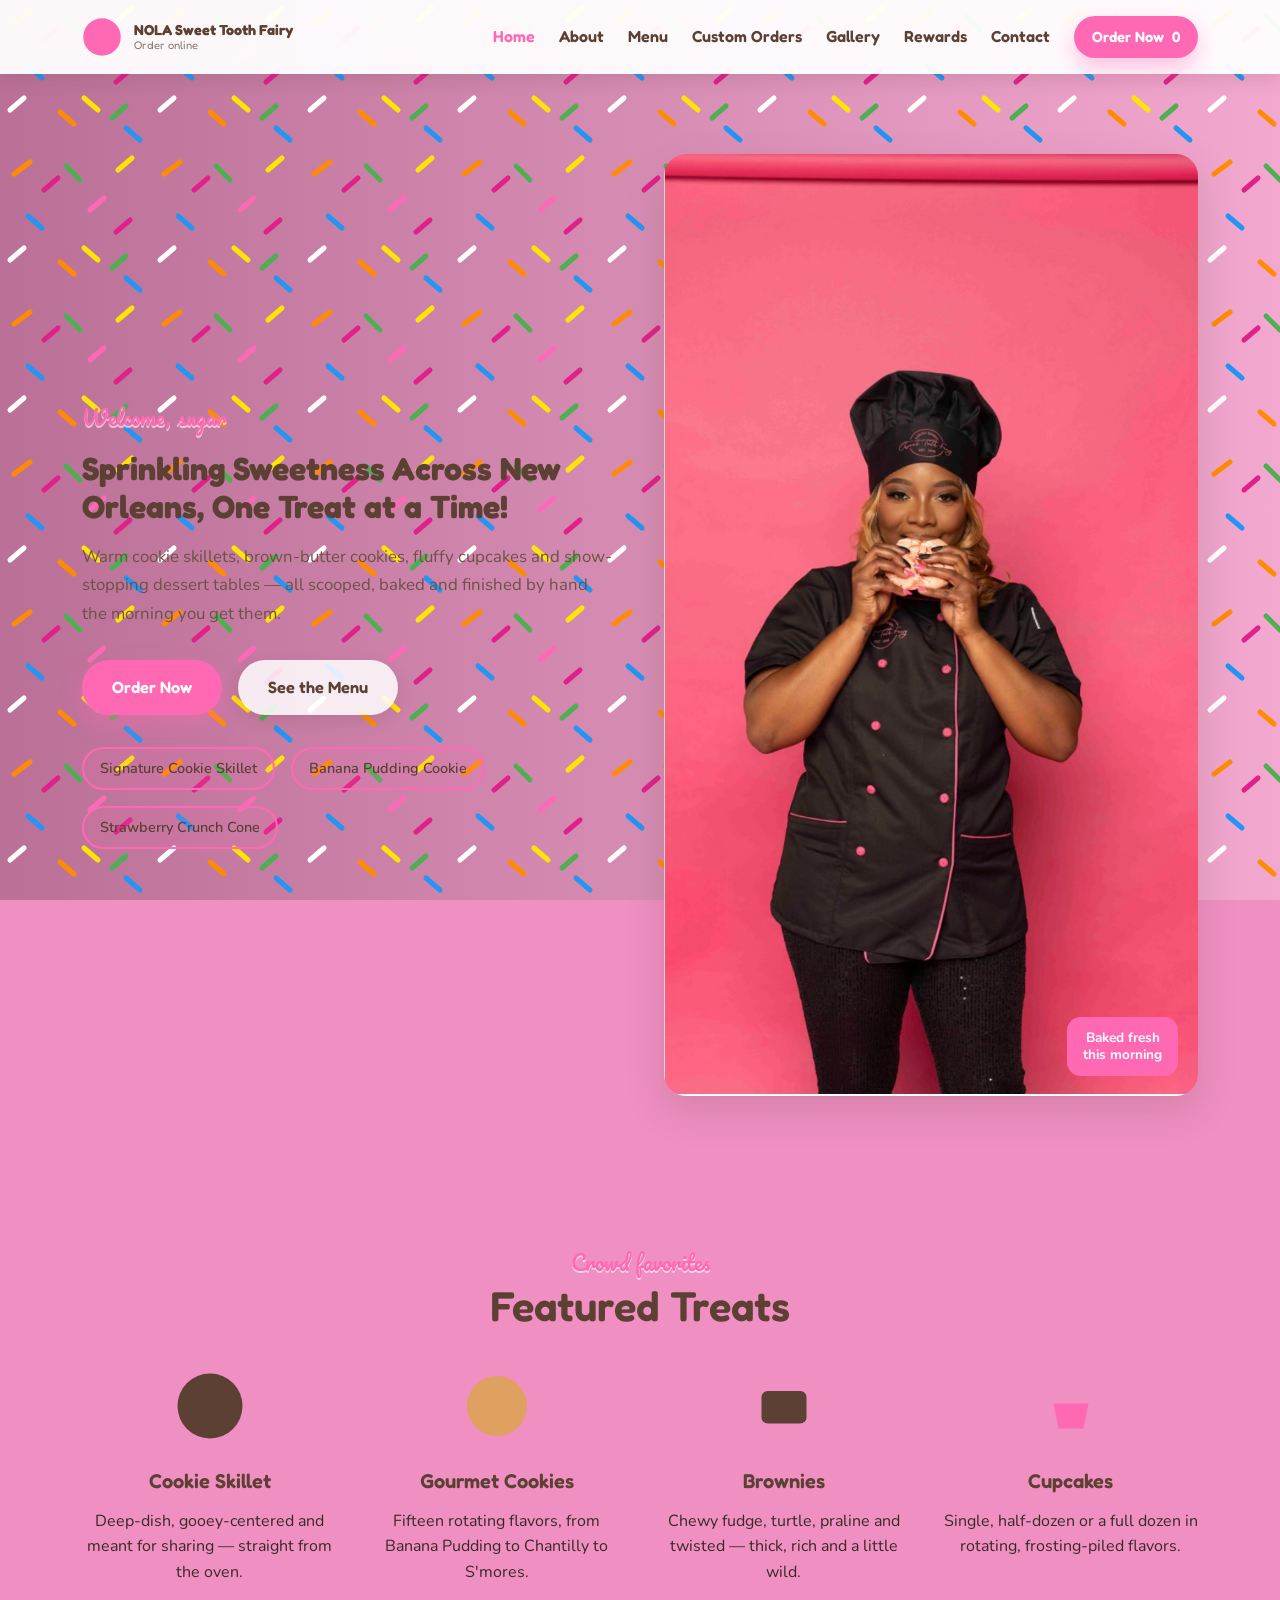
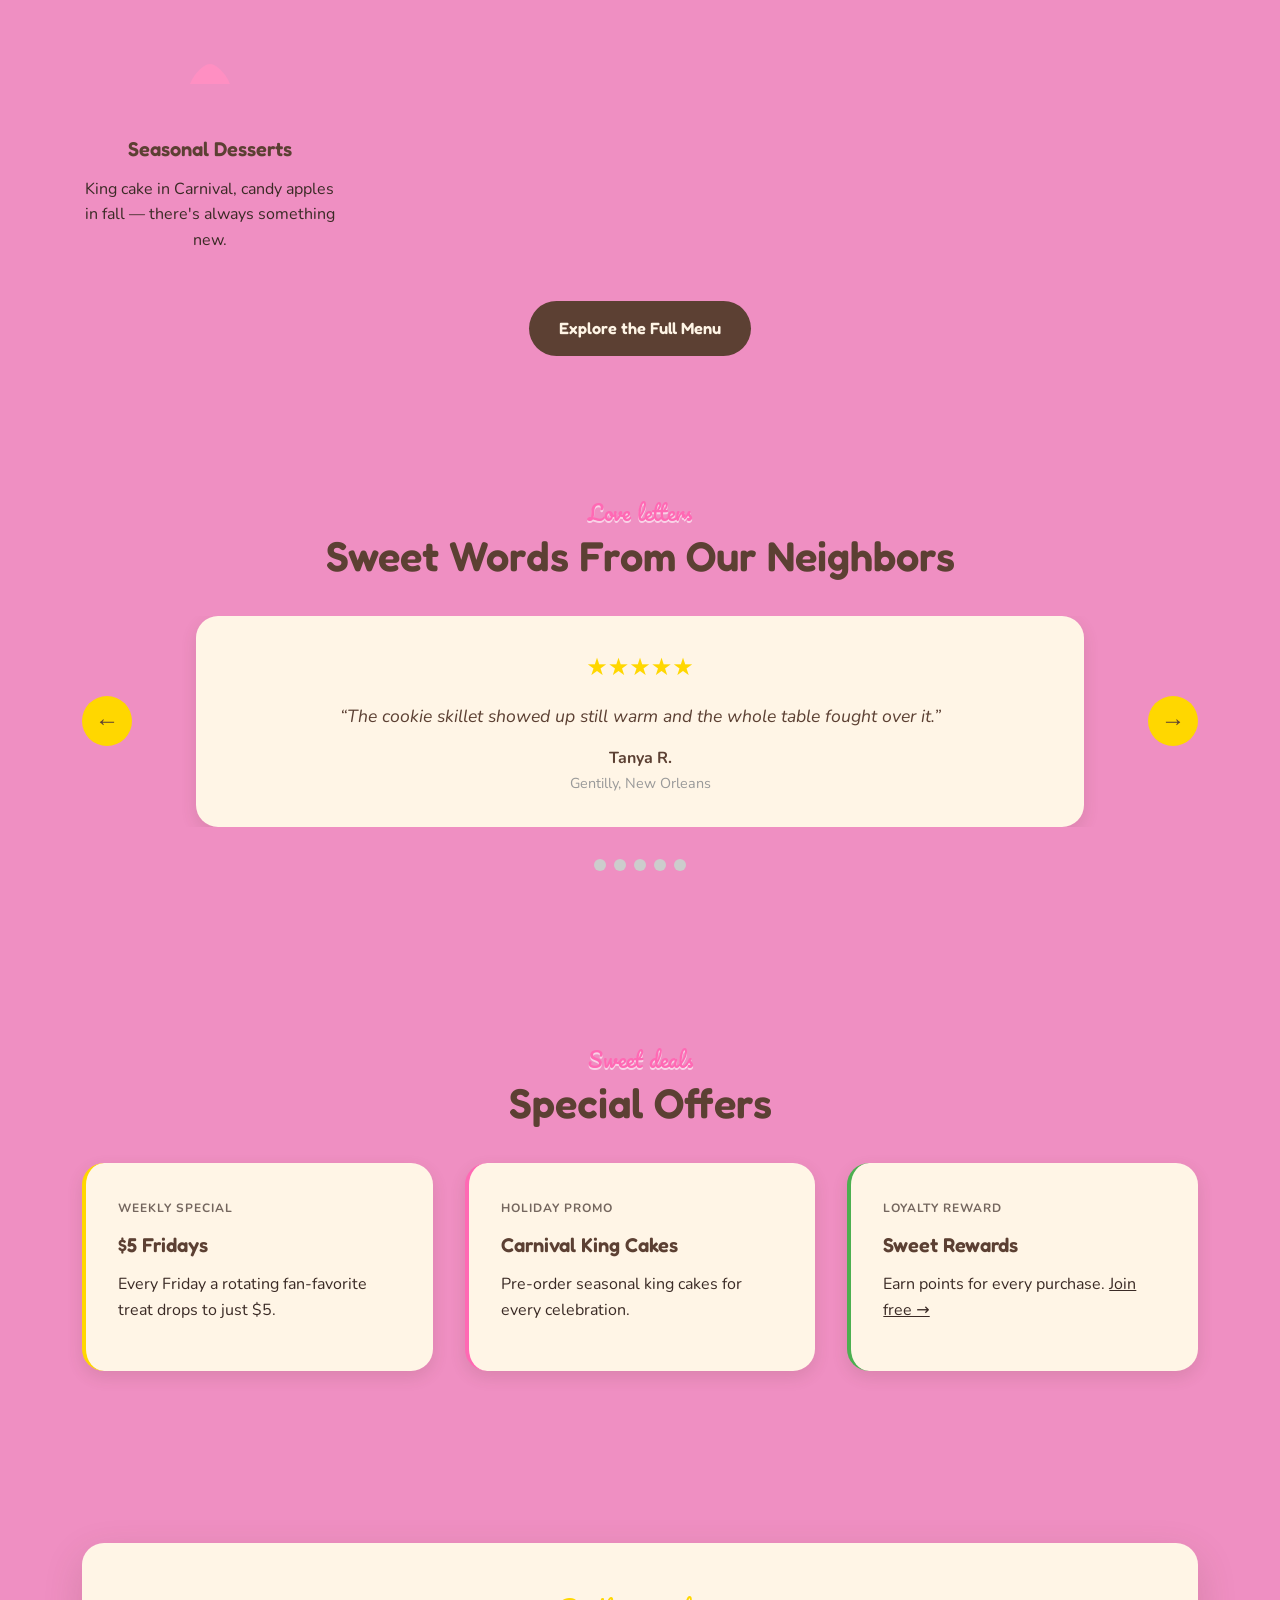
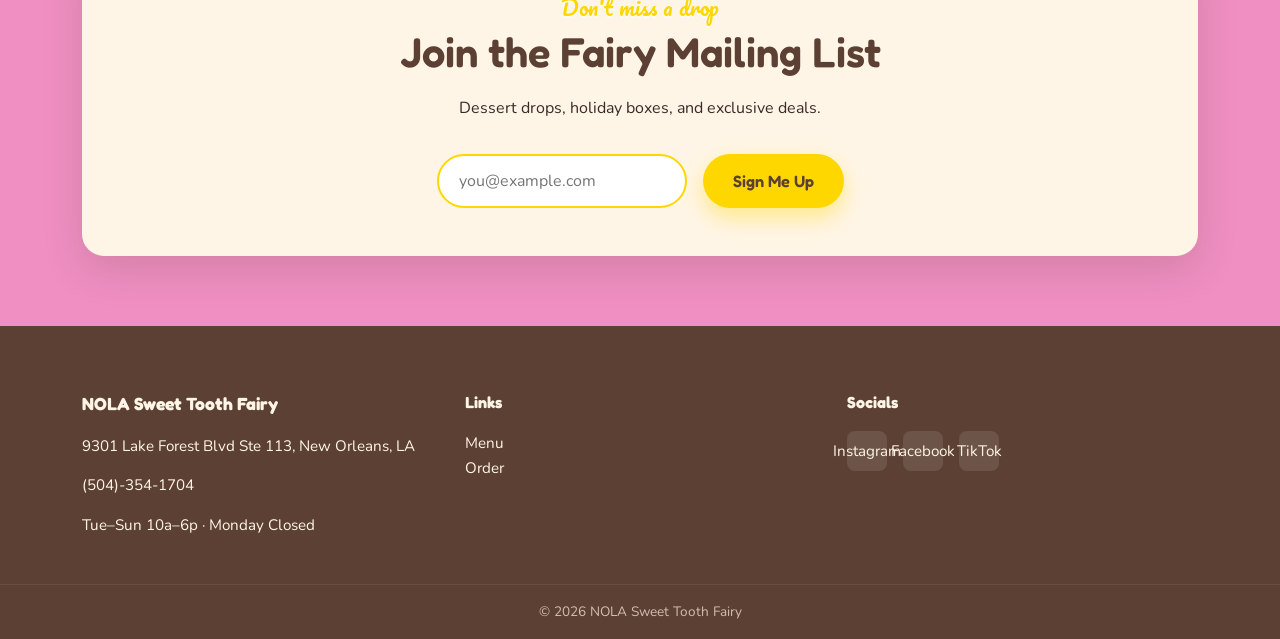
<file: index.html>
<!DOCTYPE html>
<html lang="en">
<head>
  <meta charset="UTF-8" />
  <meta name="viewport" content="width=device-width, initial-scale=1.0" />
  <title>NOLA Sweet Tooth Fairy — Sprinkling Sweetness Across New Orleans</title>
  <meta name="description" content="Handmade gourmet cookies, signature cookie skillets, cupcakes and custom dessert tables in New Orleans. Order online for pickup or delivery." />
  <link rel="stylesheet" href="css/styles.css" />
  <script src="js/site.js" defer></script>
</head>

<body>
  <header data-nav></header>

  <!-- HERO -->
  <section class="hero">
    <div class="wrap hero-grid">
      <div class="hero-copy">
        <div class="eyebrow">Welcome, sugar</div>

        <p class="slogan">
          Sprinkling Sweetness Across New Orleans, One Treat at a Time!
        </p>

        <p class="lede">
          Warm cookie skillets, brown-butter cookies, fluffy cupcakes and show-stopping dessert tables — all scooped, baked and finished by hand the morning you get them.
        </p>

        <div class="hero-cta">
          <a href="order.html" class="btn btn-primary">Order Now</a>
          <a href="menu.html" class="btn btn-ghost">See the Menu</a>
        </div>

        <div class="bestsellers">
          <span class="chip">Signature Cookie Skillet</span>
          <span class="chip">Banana Pudding Cookie</span>
          <span class="chip">Strawberry Crunch Cone</span>
        </div>
      </div>

      <div class="hero-media">
        <img src="assets/media/image0.jpeg" alt="Signature NOLA Sweet Tooth Fairy desserts" loading="lazy" />
        <div class="hero-badge">Baked fresh<br>this morning</div>
      </div>
    </div>
  </section>

  <!-- FEATURED TREATS -->
  <section class="section">
    <div class="wrap">
      <div class="section-title">
        <div class="eyebrow">Crowd favorites</div>
        <h2>Featured Treats</h2>
      </div>

      <div class="treat-grid">
        <div class="treat">
          <svg class="ic" viewBox="0 0 64 64"><circle cx="32" cy="32" r="26" fill="#5c4033"/></svg>
          <h3>Cookie Skillet</h3>
          <p>Deep-dish, gooey-centered and meant for sharing — straight from the oven.</p>
        </div>

        <div class="treat">
          <svg class="ic" viewBox="0 0 64 64"><circle cx="32" cy="32" r="24" fill="#e0a060"/></svg>
          <h3>Gourmet Cookies</h3>
          <p>Fifteen rotating flavors, from Banana Pudding to Chantilly to S'mores.</p>
        </div>

        <div class="treat">
          <svg class="ic" viewBox="0 0 64 64"><rect x="14" y="20" width="36" height="26" rx="5" fill="#5c4033"/></svg>
          <h3>Brownies</h3>
          <p>Chewy fudge, turtle, praline and twisted — thick, rich and a little wild.</p>
        </div>

        <div class="treat">
          <svg class="ic" viewBox="0 0 64 64"><path d="M18 30h28l-4 20H22z" fill="#ff69b4"/></svg>
          <h3>Cupcakes</h3>
          <p>Single, half-dozen or a full dozen in rotating, frosting-piled flavors.</p>
        </div>

        <div class="treat">
          <svg class="ic" viewBox="0 0 64 64"><path d="M16 40c4-10 12-16 16-16s12 6 16 16z" fill="#ff8fc2"/></svg>
          <h3>Seasonal Desserts</h3>
          <p>King cake in Carnival, candy apples in fall — there's always something new.</p>
        </div>
      </div>

      <div class="text-center mt-2">
        <a href="menu.html" class="btn btn-choc">Explore the Full Menu</a>
      </div>
    </div>
  </section>

  <!-- REVIEWS -->
  <section class="section">
    <div class="wrap">
      <div class="section-title">
        <div class="eyebrow">Love letters</div>
        <h2>Sweet Words From Our Neighbors</h2>
      </div>

      <div class="reviews">
        <button class="rev-arrow prev" aria-label="Previous review">←</button>

        <div class="review-viewport">
          <div class="review-track" id="reviewTrack"></div>
        </div>

        <button class="rev-arrow next" aria-label="Next review">→</button>
        <div class="rev-dots" id="revDots"></div>
      </div>
    </div>
  </section>

  <!-- SPECIAL OFFERS -->
  <section class="section">
    <div class="wrap">
      <div class="section-title">
        <div class="eyebrow">Sweet deals</div>
        <h2>Special Offers</h2>
      </div>

      <div class="offer-grid">
        <div class="offer weekly">
          <span class="tag">Weekly Special</span>
          <h3>$5 Fridays</h3>
          <p>Every Friday a rotating fan-favorite treat drops to just $5.</p>
        </div>

        <div class="offer holiday">
          <span class="tag">Holiday Promo</span>
          <h3>Carnival King Cakes</h3>
          <p>Pre-order seasonal king cakes for every celebration.</p>
        </div>

        <div class="offer loyalty">
          <span class="tag">Loyalty Reward</span>
          <h3>Sweet Rewards</h3>
          <p>
            Earn points for every purchase.
            <a href="rewards.html" style="text-decoration:underline;">Join free →</a>
          </p>
        </div>
      </div>
    </div>
  </section>

  <!-- NEWSLETTER -->
  <section class="section">
    <div class="wrap">
      <div class="newsletter">
        <div class="eyebrow" style="color:var(--gold)">Don't miss a drop</div>
        <h2>Join the Fairy Mailing List</h2>
        <p>Dessert drops, holiday boxes, and exclusive deals.</p>

        <form name="newsletter" method="POST" data-netlify="true">
          <input type="hidden" name="form-name" value="newsletter" />

          <p class="hidden">
            <label>Skip: <input name="bot-field" /></label>
          </p>

          <input type="email" name="email" placeholder="you@example.com" required />
          <button type="submit" class="btn btn-gold">Sign Me Up</button>
        </form>
      </div>
    </div>
  </section>

  <footer data-footer></footer>

  <!-- FIXED + SAFE REVIEWS SCRIPT -->
  <script>
    var REVIEWS = [
      { stars: 5, text: "The cookie skillet showed up still warm and the whole table fought over it.", who: "Tanya R.", where: "Gentilly" },
      { stars: 5, text: "Dessert table for graduation was flawless.", who: "Marcus D.", where: "New Orleans East" },
      { stars: 5, text: "Banana pudding cookie is dangerous.", who: "Brittany J.", where: "Algiers" },
      { stars: 5, text: "Office brownies disappeared in 10 minutes.", who: "Priya N.", where: "CBD" },
      { stars: 5, text: "Cupcakes tasted like real fruit.", who: "Yolanda B.", where: "Marigny" }
    ];

    var track = document.getElementById('reviewTrack');
    var dotsWrap = document.getElementById('revDots');
    var idx = 0;
    var timer;

    function escapeHTML(str) {
      return str.replace(/[&<>"']/g, function (m) {
        return ({
          '&': '&amp;',
          '<': '&lt;',
          '>': '&gt;',
          '"': '&quot;',
          "'": '&#039;'
        })[m];
      });
    }

    function go(n) {
      idx = (n + REVIEWS.length) % REVIEWS.length;

      track.style.transform = 'translateX(-' + (idx * 100) + '%)';

      dotsWrap.querySelectorAll('button').forEach(function (d, i) {
        d.classList.toggle('active', i === idx);
        d.setAttribute('aria-pressed', i === idx);
      });
    }

    REVIEWS.forEach(function (r, i) {
      var slide = document.createElement('div');
      slide.className = 'review-slide';
      slide.innerHTML =
        '<div class="review-card">' +
          '<div class="stars">' + '★'.repeat(r.stars) + '</div>' +
          '<blockquote>&ldquo;' + escapeHTML(r.text) + '&rdquo;</blockquote>' +
          '<div class="who">' + r.who + '</div>' +
          '<div class="where">' + r.where + ', New Orleans</div>' +
        '</div>';

      track.appendChild(slide);

      var dot = document.createElement('button');
      dot.setAttribute('aria-label', 'Go to review ' + (i + 1));
      dot.setAttribute('aria-pressed', 'false');
      dot.addEventListener('click', function () { go(i); });

      dotsWrap.appendChild(dot);
    });

    document.querySelector('.rev-arrow.prev').addEventListener('click', function () {
      go(idx - 1);
    });

    document.querySelector('.rev-arrow.next').addEventListener('click', function () {
      go(idx + 1);
    });

    function startAuto() {
      timer = setInterval(function () {
        go(idx + 1);
      }, 7000);
    }

    startAuto();

    document.addEventListener('keydown', function (e) {
      if (e.key === 'ArrowLeft') go(idx - 1);
      if (e.key === 'ArrowRight') go(idx + 1);
    });
  </script>
</body>
</html>
</file>
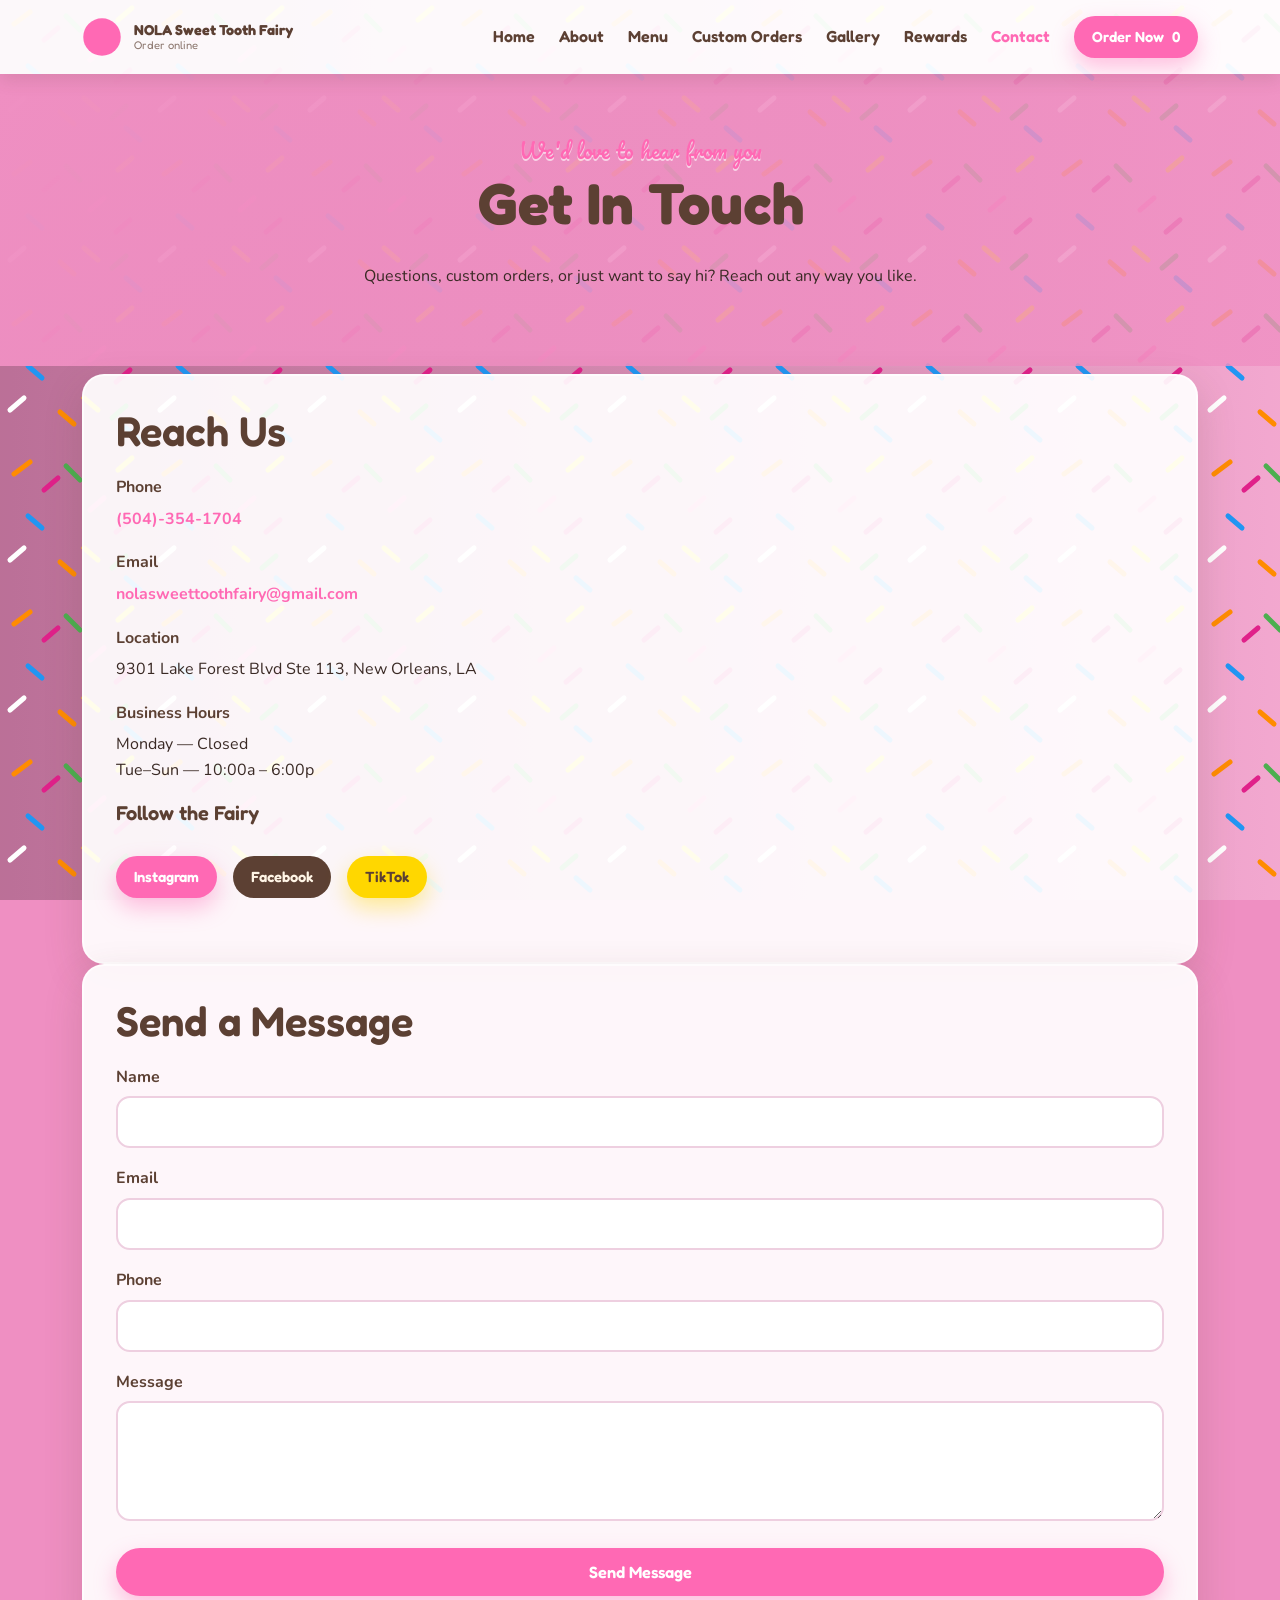
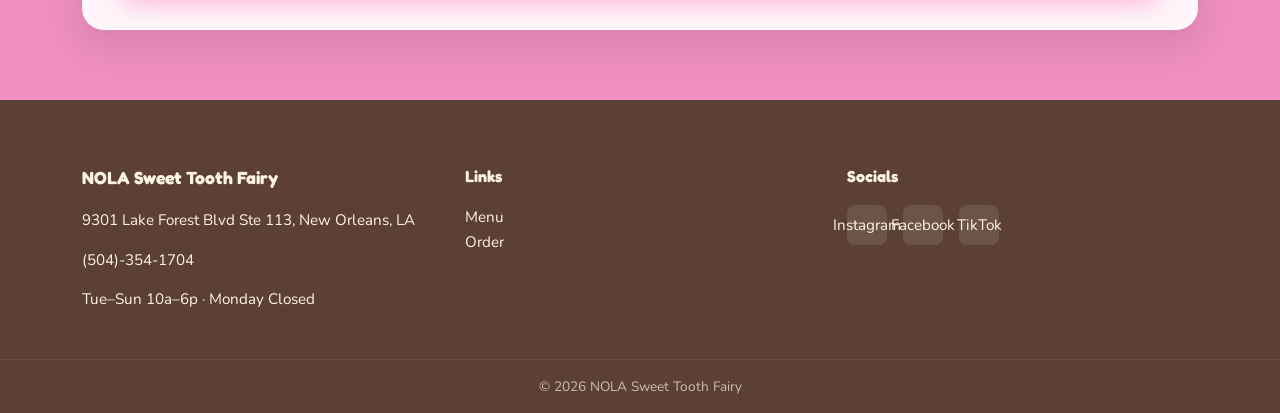
<file: contact.html>
<!DOCTYPE html>
<html lang="en">
<head>
  <meta charset="UTF-8" />
  <meta name="viewport" content="width=device-width, initial-scale=1.0" />
  <title>Contact — NOLA Sweet Tooth Fairy</title>
  <meta name="description" content="Reach NOLA Sweet Tooth Fairy in New Orleans East — phone, email, hours and contact form." />
  <link rel="stylesheet" href="css/styles.css" />
  <script src="js/site.js" defer></script>
</head>

<body>
  <header data-nav></header>

  <!-- HEADER -->
  <section class="page-head">
    <div class="wrap">
      <div class="eyebrow">We'd love to hear from you</div>
      <h1>Get In Touch</h1>
      <p>Questions, custom orders, or just want to say hi? Reach out any way you like.</p>
    </div>
  </section>

  <!-- CONTENT -->
  <section class="section" style="padding-top:8px;">
    <div class="wrap order-grid">

      <!-- CONTACT INFO -->
      <div class="panel">
        <h2>Reach Us</h2>

        <div class="field">
          <label>Phone</label>
          <p style="margin:0;">
            <a href="tel:+15043541704" style="text-decoration:none;color:var(--pink);font-weight:700;">
              (504)-354-1704
            </a>
          </p>
        </div>

        <div class="field">
          <label>Email</label>
          <p style="margin:0;">
            <a href="mailto:nolasweettoothfairy@gmail.com" style="text-decoration:none;color:var(--pink);font-weight:700;">
              nolasweettoothfairy@gmail.com
            </a>
          </p>
        </div>

        <div class="field">
          <label>Location</label>
          <p style="margin:0;">9301 Lake Forest Blvd Ste 113, New Orleans, LA</p>
        </div>

        <div class="field">
          <label>Business Hours</label>
          <p style="margin:0;">Monday — Closed<br>Tue–Sun — 10:00a – 6:00p</p>
        </div>

        <!-- SOCIALS -->
        <h3 style="margin-top:18px;">Follow the Fairy</h3>

        <div class="hero-cta">
          <a class="btn btn-primary btn-sm"
             href="https://www.instagram.com/nola.sweettoothfairy/"
             target="_blank"
             rel="noopener noreferrer">
            Instagram
          </a>

          <a class="btn btn-choc btn-sm"
             href="https://www.facebook.com/profile.php?id=61557715193801"
             target="_blank"
             rel="noopener noreferrer">
            Facebook
          </a>

          <a class="btn btn-gold btn-sm"
             href="https://www.tiktok.com/@nola.sweettoothfairy"
             target="_blank"
             rel="noopener noreferrer">
            TikTok
          </a>
        </div>
      </div>

      <!-- FORM -->
      <div class="panel">
        <h2>Send a Message</h2>

        <!-- NETLIFY SAFE FORM -->
        <form name="contact"
              method="POST"
              data-netlify="true"
              netlify-honeypot="bot-field">

          <!-- REQUIRED FOR NETLIFY -->
          <input type="hidden" name="form-name" value="contact" />

          <!-- HONEYPOT (SPAM PROTECTION) -->
          <p style="display:none;">
            <label>
              Don't fill this out if you're human:
              <input name="bot-field" />
            </label>
          </p>

          <div class="field">
            <label for="cname">Name</label>
            <input id="cname"
                   name="name"
                   type="text"
                   autocomplete="name"
                   required />
          </div>

          <div class="field">
            <label for="cemail">Email</label>
            <input id="cemail"
                   name="email"
                   type="email"
                   autocomplete="email"
                   required />
          </div>

          <div class="field">
            <label for="cphone">Phone</label>
            <input id="cphone"
                   name="phone"
                   type="tel"
                   autocomplete="tel" />
          </div>

          <div class="field">
            <label for="cmsg">Message</label>
            <textarea id="cmsg"
                      name="message"
                      autocomplete="off"
                      required></textarea>
          </div>

          <button type="submit" class="btn btn-primary" style="width:100%;">
            Send Message
          </button>

        </form>
      </div>

    </div>
  </section>

  <footer data-footer></footer>
</body>
</html>
</file>
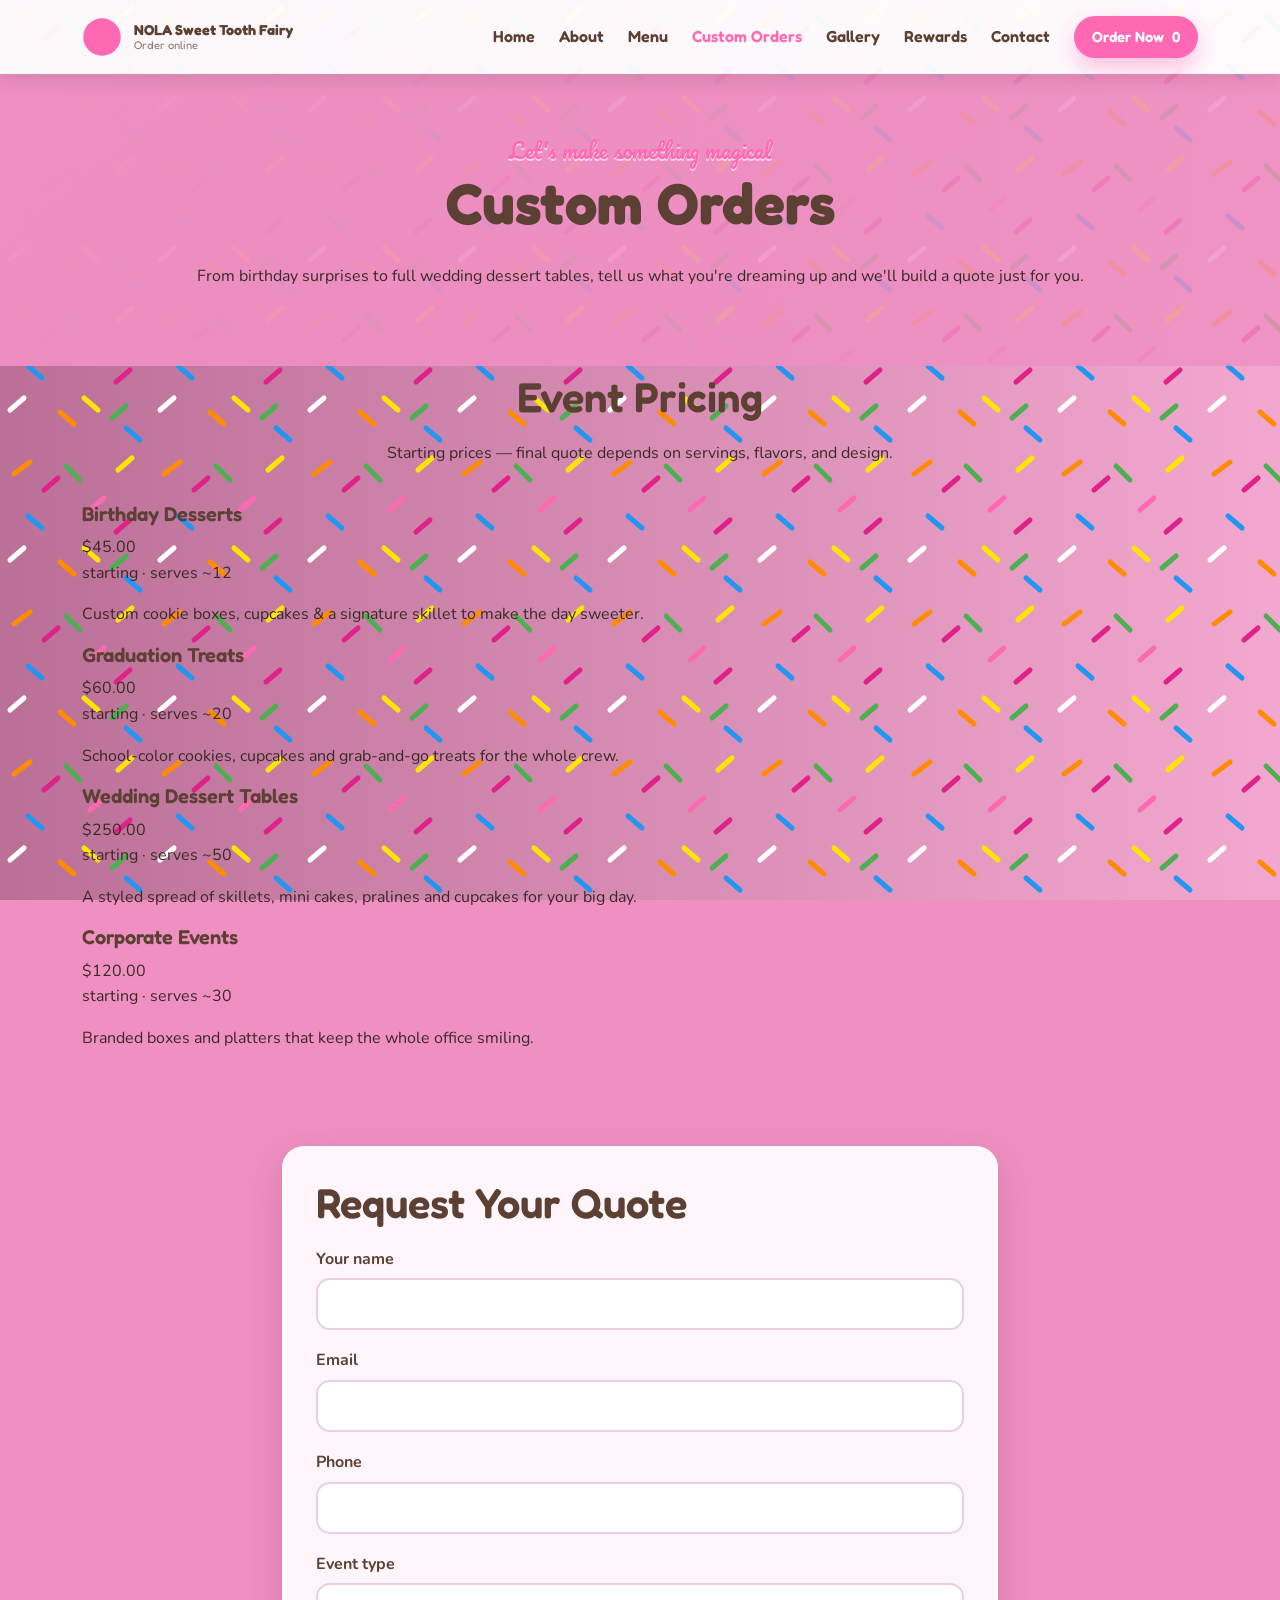
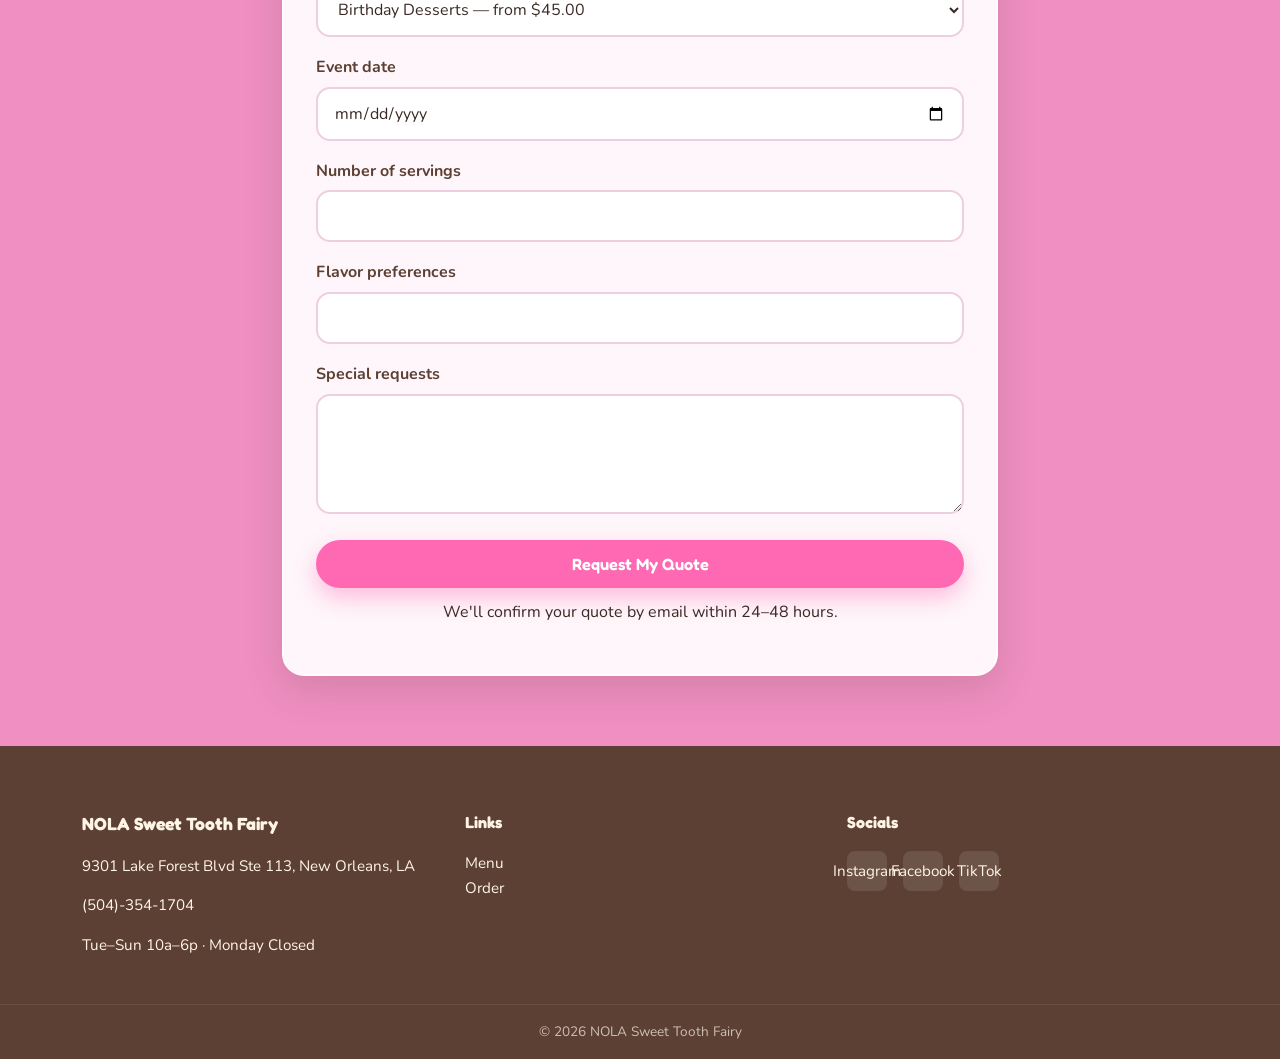
<file: custom.html>
<!DOCTYPE html>
<html lang="en">
<head>
  <meta charset="UTF-8" />
  <meta name="viewport" content="width=device-width, initial-scale=1.0" />
  <title>Custom Orders — NOLA Sweet Tooth Fairy</title>
  <meta name="description" content="Custom birthday desserts, graduation treats, wedding dessert tables and corporate events. Request your quote from NOLA Sweet Tooth Fairy." />
  <link rel="stylesheet" href="css/styles.css" />
  <script src="js/site.js" defer></script>
</head>

<body>
  <header data-nav></header>

  <!-- HEADER -->
  <section class="page-head">
    <div class="wrap">
      <div class="eyebrow">Let's make something magical</div>
      <h1 id="customTitle">Custom Orders</h1>
      <p id="customIntro">
        From birthday surprises to full wedding dessert tables, tell us what you're dreaming up and we'll build a quote just for you.
      </p>
    </div>
  </section>

  <!-- EVENT PRICING -->
  <section class="section" style="padding-top:8px;" id="eventPricing">
    <div class="wrap">
      <div class="section-title">
        <h2>Event Pricing</h2>
        <p class="note">Starting prices — final quote depends on servings, flavors, and design.</p>
      </div>

      <div class="event-grid">
        <div class="event-card">
          <h3>Birthday Desserts</h3>
          <div class="price">$45.00</div>
          <div class="from">starting · serves ~12</div>
          <p>Custom cookie boxes, cupcakes &amp; a signature skillet to make the day sweeter.</p>
        </div>

        <div class="event-card">
          <h3>Graduation Treats</h3>
          <div class="price">$60.00</div>
          <div class="from">starting · serves ~20</div>
          <p>School-color cookies, cupcakes and grab-and-go treats for the whole crew.</p>
        </div>

        <div class="event-card">
          <h3>Wedding Dessert Tables</h3>
          <div class="price">$250.00</div>
          <div class="from">starting · serves ~50</div>
          <p>A styled spread of skillets, mini cakes, pralines and cupcakes for your big day.</p>
        </div>

        <div class="event-card">
          <h3>Corporate Events</h3>
          <div class="price">$120.00</div>
          <div class="from">starting · serves ~30</div>
          <p>Branded boxes and platters that keep the whole office smiling.</p>
        </div>
      </div>
    </div>
  </section>

  <!-- FORM -->
  <section class="section" style="padding-top:8px;">
    <div class="wrap" style="max-width:760px;">
      <div class="panel">
        <h2>Request Your Quote</h2>

        <!-- NETLIFY SAFE FORM -->
        <form id="quoteForm"
              name="custom-order"
              method="POST"
              data-netlify="true"
              netlify-honeypot="bot-field">

          <input type="hidden" name="form-name" value="custom-order" />
          <input type="hidden" name="menu-item" id="menuItem" value="" />

          <!-- HONEYPOT -->
          <p style="display:none;">
            <label>
              Don't fill this out:
              <input name="bot-field" />
            </label>
          </p>

          <!-- NAME + EMAIL -->
          <div class="grid-2">
            <div class="field">
              <label for="qname">Your name</label>
              <input id="qname" name="name" type="text" autocomplete="name" required />
            </div>

            <div class="field">
              <label for="qemail">Email</label>
              <input id="qemail" name="email" type="email" autocomplete="email" required />
            </div>
          </div>

          <div class="field">
            <label for="qphone">Phone</label>
            <input id="qphone" name="phone" type="tel" autocomplete="tel" />
          </div>

          <div class="grid-2">

            <div class="field" id="eventTypeField">
              <label for="qevent">Event type</label>
              <select id="qevent" name="event-type">
                <option value="Birthday Desserts" data-price="45.00">Birthday Desserts — from $45.00</option>
                <option value="Graduation Treats" data-price="60.00">Graduation Treats — from $60.00</option>
                <option value="Wedding Dessert Table" data-price="250.00">Wedding Dessert Table — from $250.00</option>
                <option value="Corporate Event" data-price="120.00">Corporate Event — from $120.00</option>
              </select>
            </div>

            <div class="field" id="eventDateField">
              <label for="qdate">Event date</label>
              <input id="qdate" type="date" name="event-date" />
            </div>

          </div>

          <div class="field">
            <label for="qservings">Number of servings</label>
            <input id="qservings" type="number" min="1" name="servings" required />
          </div>

          <div class="field">
            <label for="qflavors">Flavor preferences</label>
            <input id="qflavors" name="flavor-preferences" />
          </div>

          <div class="field">
            <label for="qnotes">Special requests</label>
            <textarea id="qnotes" name="special-requests"></textarea>
          </div>

          <button type="submit" class="btn btn-primary" style="width:100%;">
            Request My Quote
          </button>

          <p class="note text-center" style="margin-top:12px;">
            We'll confirm your quote by email within 24–48 hours.
          </p>

        </form>
      </div>
    </div>
  </section>

  <footer data-footer></footer>

  <!-- SAFE SCRIPT -->
  <script>
    (function () {
      var params = new URLSearchParams(location.search);
      var fromMenu = params.get('from') === 'menu';
      var cat = params.get('cat') || '';

      var title = document.getElementById('customTitle');
      var intro = document.getElementById('customIntro');
      var menuItem = document.getElementById('menuItem');

      if (fromMenu) {
        var label = 'Custom ' + cat;

        if (title) title.textContent = label + ' Order';
        if (intro) {
          intro.textContent =
            'You picked a custom ' + cat + ' item. Tell us how you want it and we'll build your quote.';
        }

        if (menuItem) menuItem.value = label;

        var typeField = document.getElementById('eventTypeField');
        var dateField = document.getElementById('eventDateField');

        if (typeField) typeField.remove();
        if (dateField) dateField.remove();

        var pricing = document.getElementById('eventPricing');
        if (pricing) pricing.classList.add('hidden');
      }

      document.getElementById('quoteForm').addEventListener('submit', function () {
        var name, price, meta;
        var fromMenuCheck = new URLSearchParams(location.search).get('from') === 'menu';

        if (fromMenuCheck) {
          name = document.getElementById('menuItem').value || 'Custom Item';
          price = 0;
          meta = 'Custom request · quote pending';
        } else {
          var sel = document.getElementById('qevent');
          var opt = sel.options[sel.selectedIndex];

          name = opt.value + ' (Custom Quote)';
          price = parseFloat(opt.getAttribute('data-price')) || 0;
          meta = 'Starting estimate · final quote by email';
        }

        var servings = document.getElementById('qservings').value;
        if (servings) meta += ' · ' + servings + ' servings';

        // SAFE CART CALL (no crashes)
        if (window.Cart && typeof window.Cart.add === 'function') {
          window.Cart.add(name, price, meta);
        }
      });
    })();
  </script>

</body>
</html>
</file>
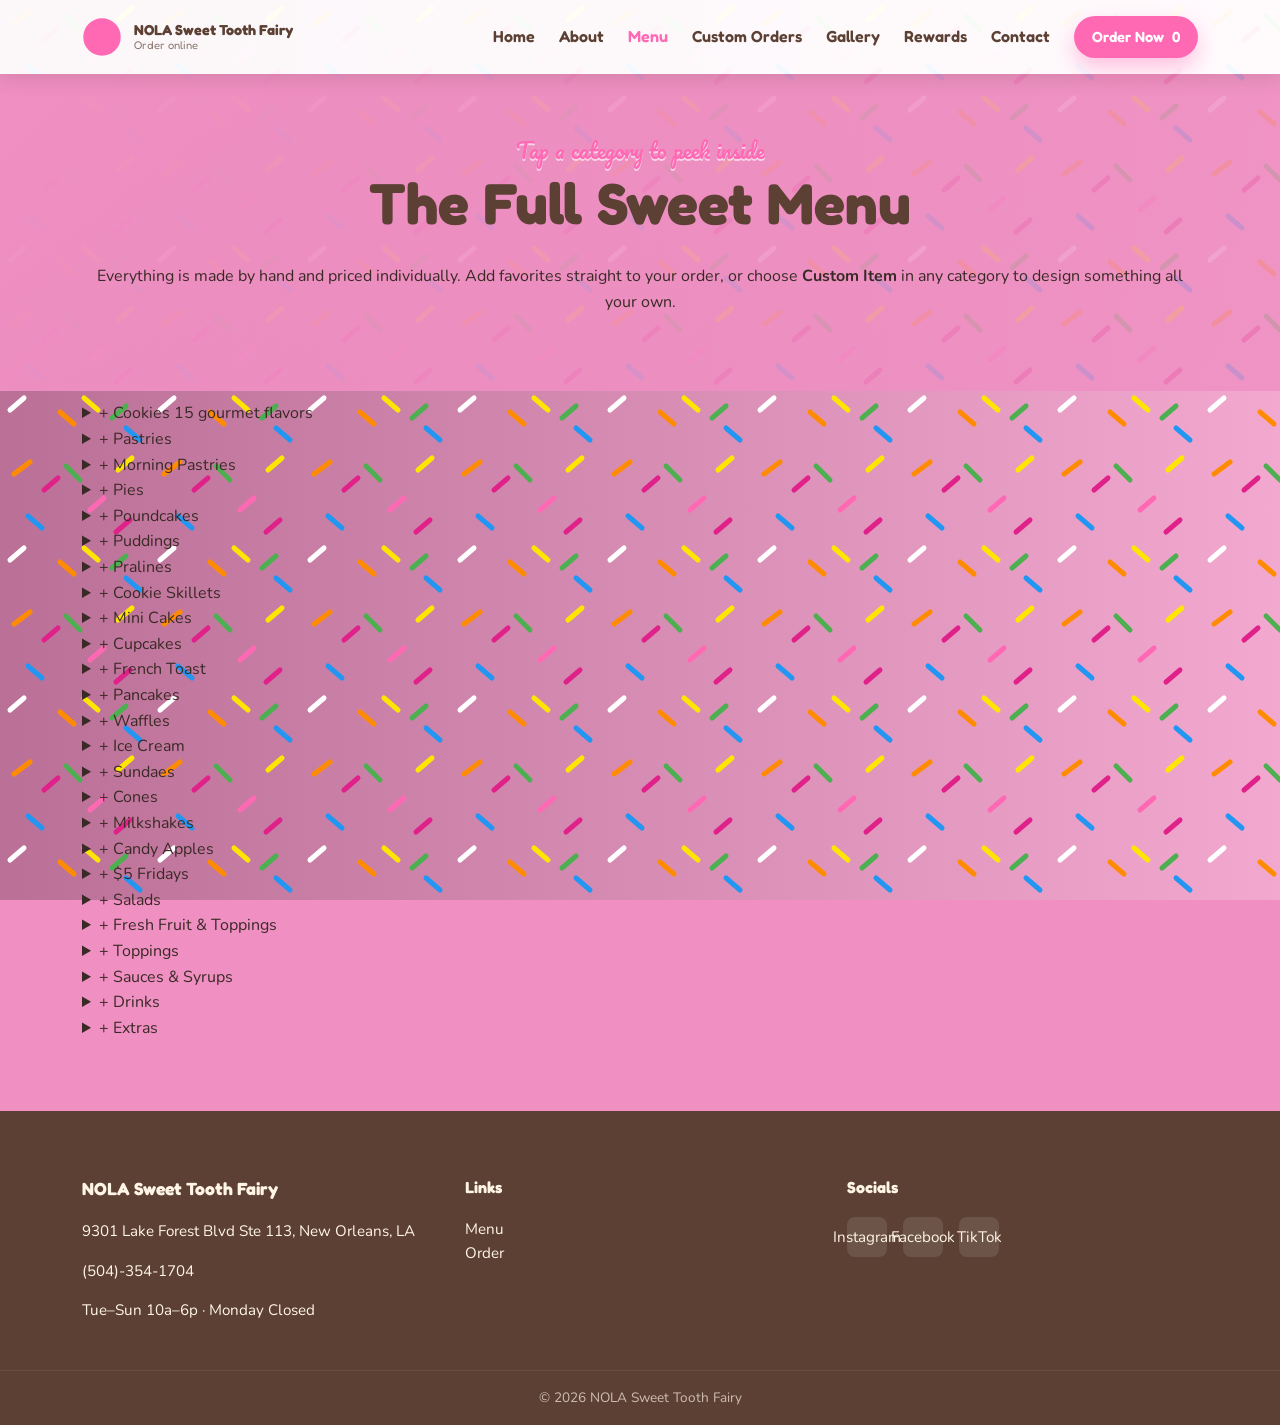
<file: menu.html>
<!DOCTYPE html>
<html lang="en">
<head>
  <meta charset="UTF-8" />
  <meta name="viewport" content="width=device-width, initial-scale=1.0" />
  <title>Menu — NOLA Sweet Tooth Fairy</title>
  <meta name="description" content="Cookies, skillets, brownies, cupcakes, pancakes, cones, milkshakes and more. Browse the full NOLA Sweet Tooth Fairy menu and add to your order." />
  <link rel="stylesheet" href="css/styles.css" />
  <script src="js/site.js" defer></script>
</head>
<body>
  <header data-nav></header>

  <section class="page-head">
    <div class="wrap">
      <div class="eyebrow">Tap a category to peek inside</div>
      <h1>The Full Sweet Menu</h1>
      <p>
        Everything is made by hand and priced individually.
        Add favorites straight to your order, or choose <strong>Custom Item</strong> in any category to design something all your own.
      </p>
    </div>
  </section>

  <section class="section" style="padding-top:10px;">
    <div class="wrap">
      <div class="menu-cats" id="menuCats"></div>
    </div>
  </section>

  <footer data-footer></footer>

  <script>
    var MENU = [
      { cat: 'Cookies', blurb: '15 gourmet flavors', items: [
        ['Strawberry Cookie',5.21],['Cookies & Cream Cookie',5.21],['Banana Pudding Cookie',5.21],['Red Velvet Cookie',5.21],
        ['Lemon Cookie',5.21],['Blueberry Cookie',5.21],['White Chocolate Cookie',5.21],['Chantilly Cookie',5.21],
        ['Pistachio Cookie',5.21],['M & M Cookie',5.21],["S'mores Cookie",5.21],['Peanut Butter Cookie',5.21],
        ['Oatmeal Raisin Cookie',5.21],['White Chocolate Macadamia Cookie',5.21],['Fruity Pebble Cookie',5.21],['__CUSTOM__']
      ]},

      { cat: 'Pastries', items: [
        ['Chewy Fudge Brownie',5.21],['Turtle Brownie',6.25],['Praline Brownie',6.25],['Twisted Brownie',6.25],
        ['Ooey Gooey Butter Cake',6.25],['Strawberry Ooey Gooey Butter Cake',6.25],['Strawberry Trifle',8.33],
        ['Peach Cobbler',8.33],['Med King Cake',26.04],['__CUSTOM__']
      ]},

      { cat: 'Morning Pastries', items: [ ['__CUSTOM__'] ]},

      { cat: 'Pies', items: [
        ['Mini Sweet Potato Pie',3.13],['Mini Praline Sweet Potato Cheesecake',4.17],['Mini Pecan Pie',4.17],['__CUSTOM__']
      ]},

      { cat: 'Poundcakes', items: [
        ['Lemon Poundcake',6.25],['Peach Cobbler Poundcake',6.25],['__CUSTOM__']
      ]},

      { cat: 'Puddings', items: [
        ['Banana Pudding',8.33],['Banana Pudding with Strawberries',10.42],['Strawberry Banana Pudding',10.42],
        ['Cookies & Cream Pudding',8.33],['White Chocolate Bread Pudding',8.33],['__CUSTOM__']
      ]},

      { cat: 'Pralines', items: [
        ['Original Praline',3.13],['Banana Praline Bites',15.63],['Coconut Praline Bites',15.63],
        ['Wedding Cake Praline Bites',15.63],['Original Praline Bites',15.63],['__CUSTOM__']
      ]},

      { cat: 'Cookie Skillets', items: [
        ['Cookies & Cream Skillet',10.42],['Cookie Butter',10.42],['Nutella Skillet',10.42],['Blonde Skillet',10.42],['__CUSTOM__']
      ]},

      { cat: 'Mini Cakes', items: [
        ['Cookie Butter',7.29],['Cookies & Cream',7.29],['Red Velvet',7.29],['Triple Chocolate',7.29],
        ['Fairy Delight',7.29],['Strawberry Cream',7.29],['__CUSTOM__']
      ]},

      { cat: 'Cupcakes', items: [
        ['Single Cupcake',3.13],['Half Dozen Cupcakes',18.75],['Dozen Cupcakes',37.50],['__CUSTOM__']
      ]},

      { cat: 'French Toast', items: [
        ['Strawberry Cheesecake French Toast',10.42],['Cookies & Cream French Toast',10.42],['Cookie Butter French Toast',10.42],
        ['Strawberry Banana French Toast',10.42],['Banana Foster French Toast',10.42],['Nutella French Toast',10.42],['__CUSTOM__']
      ]},

      { cat: 'Pancakes', items: [
        ['Taco Trio',12.50],['Mini Pancakes',10.42],['Banana Foster Pancakes',10.42],['Strawberry Cream Cheese Pancakes',10.42],
        ['Chantilly Pancakes',10.42],['Sweet & Decadent Pancakes',10.42],['__CUSTOM__']
      ]},

      { cat: 'Waffles', items: [
        ['Waffle (1) Topping',5.21],['Waffle (2) Toppings',5.73],['Waffle (3) Toppings',6.25],['__CUSTOM__']
      ]},

      { cat: 'Ice Cream', items: [
        ['Ice Cream (1) Scoop',5.13],['Ice Cream (2) Scoops',5.73],['Ice Cream (3) Scoops',7.29],['__CUSTOM__']
      ]},

      { cat: 'Sundaes', items: [ ['__CUSTOM__'] ]},

      { cat: 'Cones', items: [
        ['Cake Cone',1.04],['Sugar Cone',1.30],['Waffle Cone',1.56],['Waffle Bowl',2.08],['Bubble Waffle Cone',3.13],
        ['Cookies & Cream Cone',10.42],['Strawberry Crunch Cone',10.42],['Turtle Cone',10.42],['Fruity Pebble Cone',10.42],
        ['Banana Pudding Cone',10.42],['Cookie Butter Cone',10.42],['__CUSTOM__']
      ]},

      /* ---- Milkshakes LEFT UNTOUCHED (as requested) ---- */
      { cat: 'Milkshakes', items: [ ['Milkshakes',6.77],['__CUSTOM__'] ]},

      { cat: 'Candy Apples', items: [ ['Candy Apple',4.17],['__CUSTOM__'] ]},

      { cat: '$5 Fridays', items: [ ['$5 Friday',5.21],['__CUSTOM__'] ]},

      { cat: 'Salads', items: [
        ['Chef Salad',10.42],['Shrimp Salad',12.50],['Chicken Caesar Salad',10.42],['Small Tuna Salad',6.25],
        ['Tuna Salad',10.42],['Fruit Salad',5.21],['__CUSTOM__']
      ]},

      { cat: 'Fresh Fruit & Toppings', items: [
        ['Fresh Strawberries',1.56],['Fresh Banana Slices',1.56],['Fresh Strawberry Glaze',2.08],
        ['Chocolate Covered Strawberries',10.42],['__CUSTOM__']
      ]},

      { cat: 'Toppings', items: [
        ['Cinnamon Roll Bites',1.04],['Nilla Wafers',1.04],['Pecan Pieces',1.04],['Oreo Pieces',1.04],['Pistachio Pieces',1.04],
        ['Walnut Pieces',1.04],['Sprinkles',1.04],['Gummy Bears',1.04],['Gummy Worms',1.04],["Reese's Pieces",1.04],
        ['M & M',1.04],['Peanuts',1.04],['Whipped Cream',1.04],['Chocolate Chips',1.04],['Cherry',1.04],
        ['Powdered Sugar',0.52],['Fruity Pebbles',1.04],['__CUSTOM__']
      ]},

      { cat: 'Sauces & Syrups', items: [
        ['Caramel',1.04],['Chocolate',1.04],['White Chocolate',1.04],['Strawberry',1.04],
        ['Butter Syrup',0.52],['Condensed Milk',1.04],['__CUSTOM__']
      ]},

      { cat: 'Drinks', items: [
        ['Coke',2.08],['Sprite',2.08],['Orange Juice',3.13],['Cranberry Juice',3.13],['Apple Juice',3.13],
        ['Water',1.04],['Coffee',2.08],['__CUSTOM__']
      ]},

      { cat: 'Extras', items: [ ['__CUSTOM__'] ]}
    ];

    function esc(s){
      return String(s)
        .replace(/&/g,'&amp;')
        .replace(/</g,'&lt;')
        .replace(/"/g,'&quot;');
    }

    function money(n){ return '$' + Number(n).toFixed(2); }

    var wrap = document.getElementById('menuCats');
    var itemCounts = {}; // Track quantity for each item

    MENU.forEach(function (c) {
      var rows = c.items.map(function (it) {

        if (it[0] === '__CUSTOM__') {
          var url = 'custom.html?from=menu&cat=' + encodeURIComponent(c.cat);
          return `
            <div class="menu-item custom">
              <span class="mi-name">Custom Item</span>
              <span class="mi-price">Custom</span>
              <a class="btn btn-choc btn-sm" href="${url}">Build it →</a>
            </div>
          `;
        }

        var itemKey = esc(it[0]) + '-' + Number(it[1]);

        return `
          <div class="menu-item" data-item-key="${itemKey}">
            <span class="mi-name">${esc(it[0])}</span>
            <span class="mi-price">${money(it[1])}</span>
            <div class="item-controls" style="display:none;">
              <button class="btn btn-sm btn-minus">−</button>
              <span class="item-count">1</span>
              <button class="btn btn-sm btn-plus">+</button>
              <button class="btn btn-sm btn-remove">Remove</button>
            </div>
            <button class="btn btn-primary btn-sm btn-add"
              data-name="${esc(it[0])}"
              data-price="${Number(it[1])}"
              data-cat="${esc(c.cat)}">
              Add
            </button>
          </div>
        `;
      }).join('');

      var d = document.createElement('details');
      d.className = 'menu-cat';
      d.innerHTML =
        `<summary>
          <span><span class="arrow">+</span> ${esc(c.cat)}</span>
          ${c.blurb ? `<span class="blurb">${esc(c.blurb)}</span>` : ''}
        </summary>
        <div class="menu-items">${rows}</div>`;

      // Update arrow on toggle
      d.addEventListener('toggle', function () {
        var arrow = d.querySelector('.arrow');
        arrow.textContent = d.open ? '−' : '+';
      });

      wrap.appendChild(d);
    });

    wrap.addEventListener('click', function (e) {
      var addBtn = e.target.closest('button.btn-add');
      if (addBtn) {
        var item = addBtn.closest('.menu-item');
        var itemKey = item.dataset.itemKey;
        var controls = item.querySelector('.item-controls');
        var count = item.querySelector('.item-count');

        // Initialize counter if first time
        if (!itemCounts[itemKey]) {
          itemCounts[itemKey] = 1;
        }

        // Show controls, hide add button
        addBtn.style.display = 'none';
        controls.style.display = 'flex';
        count.textContent = itemCounts[itemKey];

        // Add to cart
        window.Cart.add(addBtn.dataset.name, addBtn.dataset.price, addBtn.dataset.cat);
        window.toast(addBtn.dataset.name + ' added to your order');
      }

      // Plus button
      var plusBtn = e.target.closest('button.btn-plus');
      if (plusBtn) {
        var item = plusBtn.closest('.menu-item');
        var itemKey = item.dataset.itemKey;
        var count = item.querySelector('.item-count');

        itemCounts[itemKey]++;
        count.textContent = itemCounts[itemKey];

        // Add another to cart
        var addBtn = item.querySelector('button.btn-add');
        window.Cart.add(addBtn.dataset.name, addBtn.dataset.price, addBtn.dataset.cat);
        window.toast(addBtn.dataset.name + ' added to your order');
      }

      // Minus button
      var minusBtn = e.target.closest('button.btn-minus');
      if (minusBtn) {
        var item = minusBtn.closest('.menu-item');
        var itemKey = item.dataset.itemKey;
        var count = item.querySelector('.item-count');

        if (itemCounts[itemKey] > 1) {
          itemCounts[itemKey]--;
          count.textContent = itemCounts[itemKey];

          // Remove one from cart
          var addBtn = item.querySelector('button.btn-add');
          window.Cart.remove(addBtn.dataset.name);
          window.toast(addBtn.dataset.name + ' removed from your order');
        }
      }

      // Remove button
      var removeBtn = e.target.closest('button.btn-remove');
      if (removeBtn) {
        var item = removeBtn.closest('.menu-item');
        var itemKey = item.dataset.itemKey;
        var controls = item.querySelector('.item-controls');
        var addBtn = item.querySelector('button.btn-add');
        var count = item.querySelector('.item-count');

        // Remove all from cart
        var qty = itemCounts[itemKey] || 1;
        for (var i = 0; i < qty; i++) {
          window.Cart.remove(addBtn.dataset.name);
        }

        // Reset
        itemCounts[itemKey] = 0;
        count.textContent = '1';
        controls.style.display = 'none';
        addBtn.style.display = 'block';
        window.toast(addBtn.dataset.name + ' removed from your order');
      }
    });
  </script>

  <style>
    .item-controls {
      display: flex;
      gap: 8px;
      align-items: center;
    }

    .item-count {
      min-width: 30px;
      text-align: center;
      font-weight: bold;
    }

    .btn-minus, .btn-plus, .btn-remove {
      padding: 4px 8px;
      font-size: 14px;
    }
  </style>
</body>
</html>
</file>
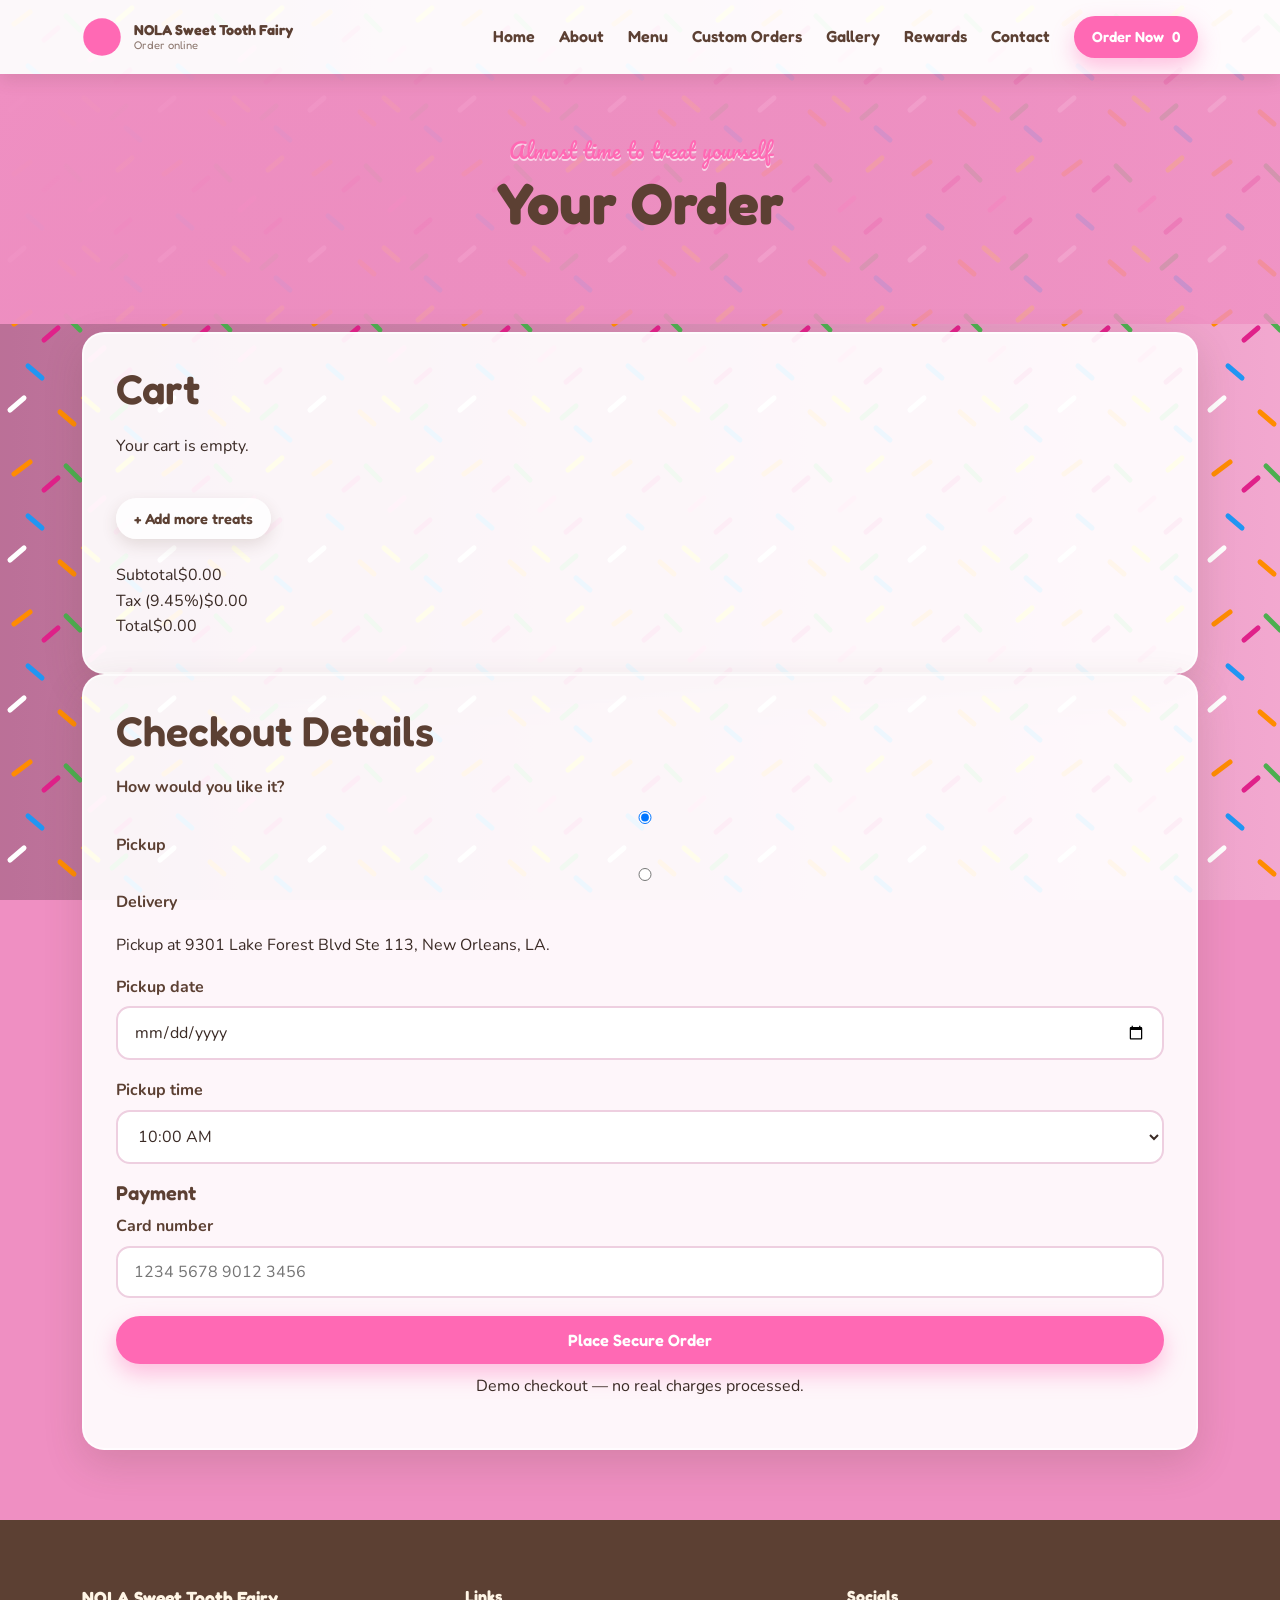
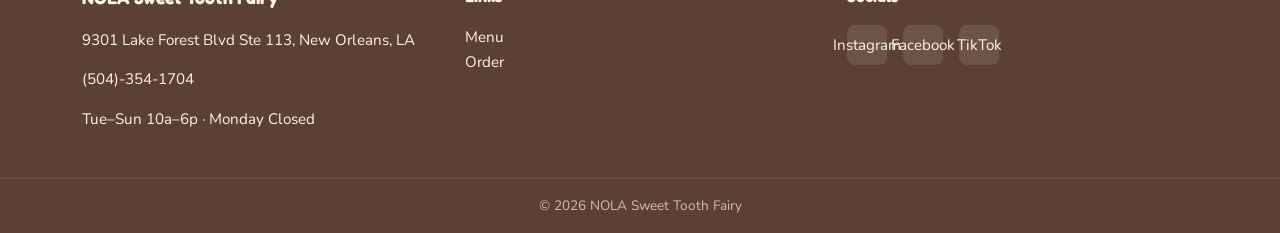
<file: order.html>
<!DOCTYPE html>
<html lang="en">
<head>
  <meta charset="UTF-8" />
  <meta name="viewport" content="width=device-width, initial-scale=1.0" />
  <title>Order Online — NOLA Sweet Tooth Fairy</title>
  <meta name="description" content="Review your cart, schedule pickup or delivery, and check out securely with NOLA Sweet Tooth Fairy." />
  <link rel="stylesheet" href="css/styles.css" />
  <script src="js/site.js" defer></script>
</head>
<body>
  <header data-nav></header>

  <section class="page-head">
    <div class="wrap">
      <div class="eyebrow">Almost time to treat yourself</div>
      <h1>Your Order</h1>
    </div>
  </section>

  <section class="section" style="padding-top:8px;">
    <div class="wrap order-grid">

      <!-- CART -->
      <div class="panel">
        <h2>Cart</h2>
        <div id="cartList"></div>
        <a href="menu.html" class="btn btn-ghost btn-sm mt-2">+ Add more treats</a>

        <div style="margin-top:24px;">
          <div class="summary-row"><span>Subtotal</span><span id="subtotal">$0.00</span></div>
          <div class="summary-row"><span>Tax (9.45%)</span><span id="tax">$0.00</span></div>
          <div class="summary-row total"><span>Total</span><span id="total">$0.00</span></div>
        </div>
      </div>

      <!-- CHECKOUT -->
      <div class="panel">
        <h2>Checkout Details</h2>

        <div class="field">
          <label>How would you like it?</label>
          <div class="fulfil">
            <input type="radio" id="fPickup" name="fulfil" value="pickup" checked>
            <label for="fPickup" class="sel">Pickup</label>

            <input type="radio" id="fDelivery" name="fulfil" value="delivery">
            <label for="fDelivery">Delivery</label>
          </div>
        </div>

        <div id="pickupBlock">
          <p class="note">Pickup at 9301 Lake Forest Blvd Ste 113, New Orleans, LA.</p>
          <div class="grid-2">
            <div class="field">
              <label for="pDate">Pickup date</label>
              <input id="pDate" type="date">
            </div>
            <div class="field">
              <label for="pTime">Pickup time</label>
              <select id="pTime"></select>
            </div>
          </div>
        </div>

        <div id="deliveryBlock" class="hidden">
          <p class="note">Delivery via DoorDash tracking.</p>
        </div>

        <h3>Payment</h3>

        <div class="field">
          <label>Card number</label>
          <input id="cardNum" placeholder="1234 5678 9012 3456" />
        </div>

        <button id="placeOrder" class="btn btn-primary" style="width:100%;">
          Place Secure Order
        </button>

        <p class="note text-center" style="margin-top:10px;">
          Demo checkout — no real charges processed.
        </p>
      </div>
    </div>
  </section>

  <footer data-footer></footer>

  <script>
    var TAX_RATE = 0.0945;
    function money(n){ return '$' + Number(n || 0).toFixed(2); }

    // ---- safe cart fallback ----
    function safeCart(){
      try { return window.Cart ? window.Cart.get() : []; }
      catch(e){ return []; }
    }

    // ---- time slots ----
    (function(){
      var sel = document.getElementById('pTime');
      for (var m = 10*60; m <= 18*60; m += 30) {
        var h = Math.floor(m/60), min = m % 60;
        var ampm = h < 12 ? 'AM' : 'PM';
        var hh = h % 12 || 12;
        var label = hh + ':' + String(min).padStart(2,'0') + ' ' + ampm;
        var o = document.createElement('option');
        o.value = label;
        o.textContent = label;
        sel.appendChild(o);
      }
    })();

    // ---- fulfillment toggle ----
    var pickupBlock = document.getElementById('pickupBlock');
    var deliveryBlock = document.getElementById('deliveryBlock');
    var placeBtn = document.getElementById('placeOrder');

    function syncFulfil(){
      var delivery = document.getElementById('fDelivery').checked;
      pickupBlock.classList.toggle('hidden', delivery);
      deliveryBlock.classList.toggle('hidden', !delivery);
      placeBtn.textContent = delivery
        ? 'Place Secure Order & Track on DoorDash'
        : 'Place Secure Order';
    }

    document.getElementById('fPickup').addEventListener('change', syncFulfil);
    document.getElementById('fDelivery').addEventListener('change', syncFulfil);

    // ---- render cart ----
    function render(){
      var items = safeCart();
      var list = document.getElementById('cartList');

      if (!items.length) {
        list.innerHTML = '<p>Your cart is empty.</p>';
        document.getElementById('subtotal').textContent = money(0);
        document.getElementById('tax').textContent = money(0);
        document.getElementById('total').textContent = money(0);
        return;
      }

      var sub = 0;

      list.innerHTML = items.map(function(it, i){
        var price = Number(it.price || 0);
        sub += price * (it.qty || 1);

        return `
          <div class="cart-item">
            <div style="flex:1">
              <div class="ci-name">${it.name}</div>
              ${it.meta ? `<div class="ci-meta">${it.meta}</div>` : ''}
              <button data-rm="${i}">Remove</button>
            </div>

            <div class="qty">
              <button data-dec="${i}">−</button>
              <span>${it.qty}</span>
              <button data-inc="${i}">+</button>
            </div>

            <div class="ci-price">${money(price * it.qty)}</div>
          </div>
        `;
      }).join('');

      document.getElementById('subtotal').textContent = money(sub);
      document.getElementById('tax').textContent = money(sub * TAX_RATE);
      document.getElementById('total').textContent = money(sub * (1 + TAX_RATE));
    }

    document.getElementById('cartList').addEventListener('click', function(e){
      var items = safeCart();

      var inc = e.target.dataset.inc;
      var dec = e.target.dataset.dec;
      var rm  = e.target.dataset.rm;

      if (inc !== undefined) items[Number(inc)].qty++;
      else if (dec !== undefined) {
        var i = Number(dec);
        items[i].qty--;
        if (items[i].qty < 1) items.splice(i,1);
      }
      else if (rm !== undefined) items.splice(Number(rm),1);
      else return;

      window.Cart.save(items);
      render();
    });

    // ---- place order ----
    placeBtn.addEventListener('click', function(){
      var items = safeCart();
      if (!items.length) return window.toast('Cart is empty');

      var card = document.getElementById('cardNum').value.replace(/\s/g,'');
      if (card.length < 12) return window.toast('Enter valid card number');

      if (document.getElementById('fDelivery').checked) {
        window.toast('Redirecting to DoorDash...');
        setTimeout(function(){
          window.open(window.STF.doordash, '_blank');
        }, 600);
      } else {
        window.toast('Pickup order confirmed!');
      }

      window.Cart.save([]);
      render();
    });

    document.addEventListener('DOMContentLoaded', function(){
      syncFulfil();
      render();
    });
  </script>
</body>
</html>
</file>
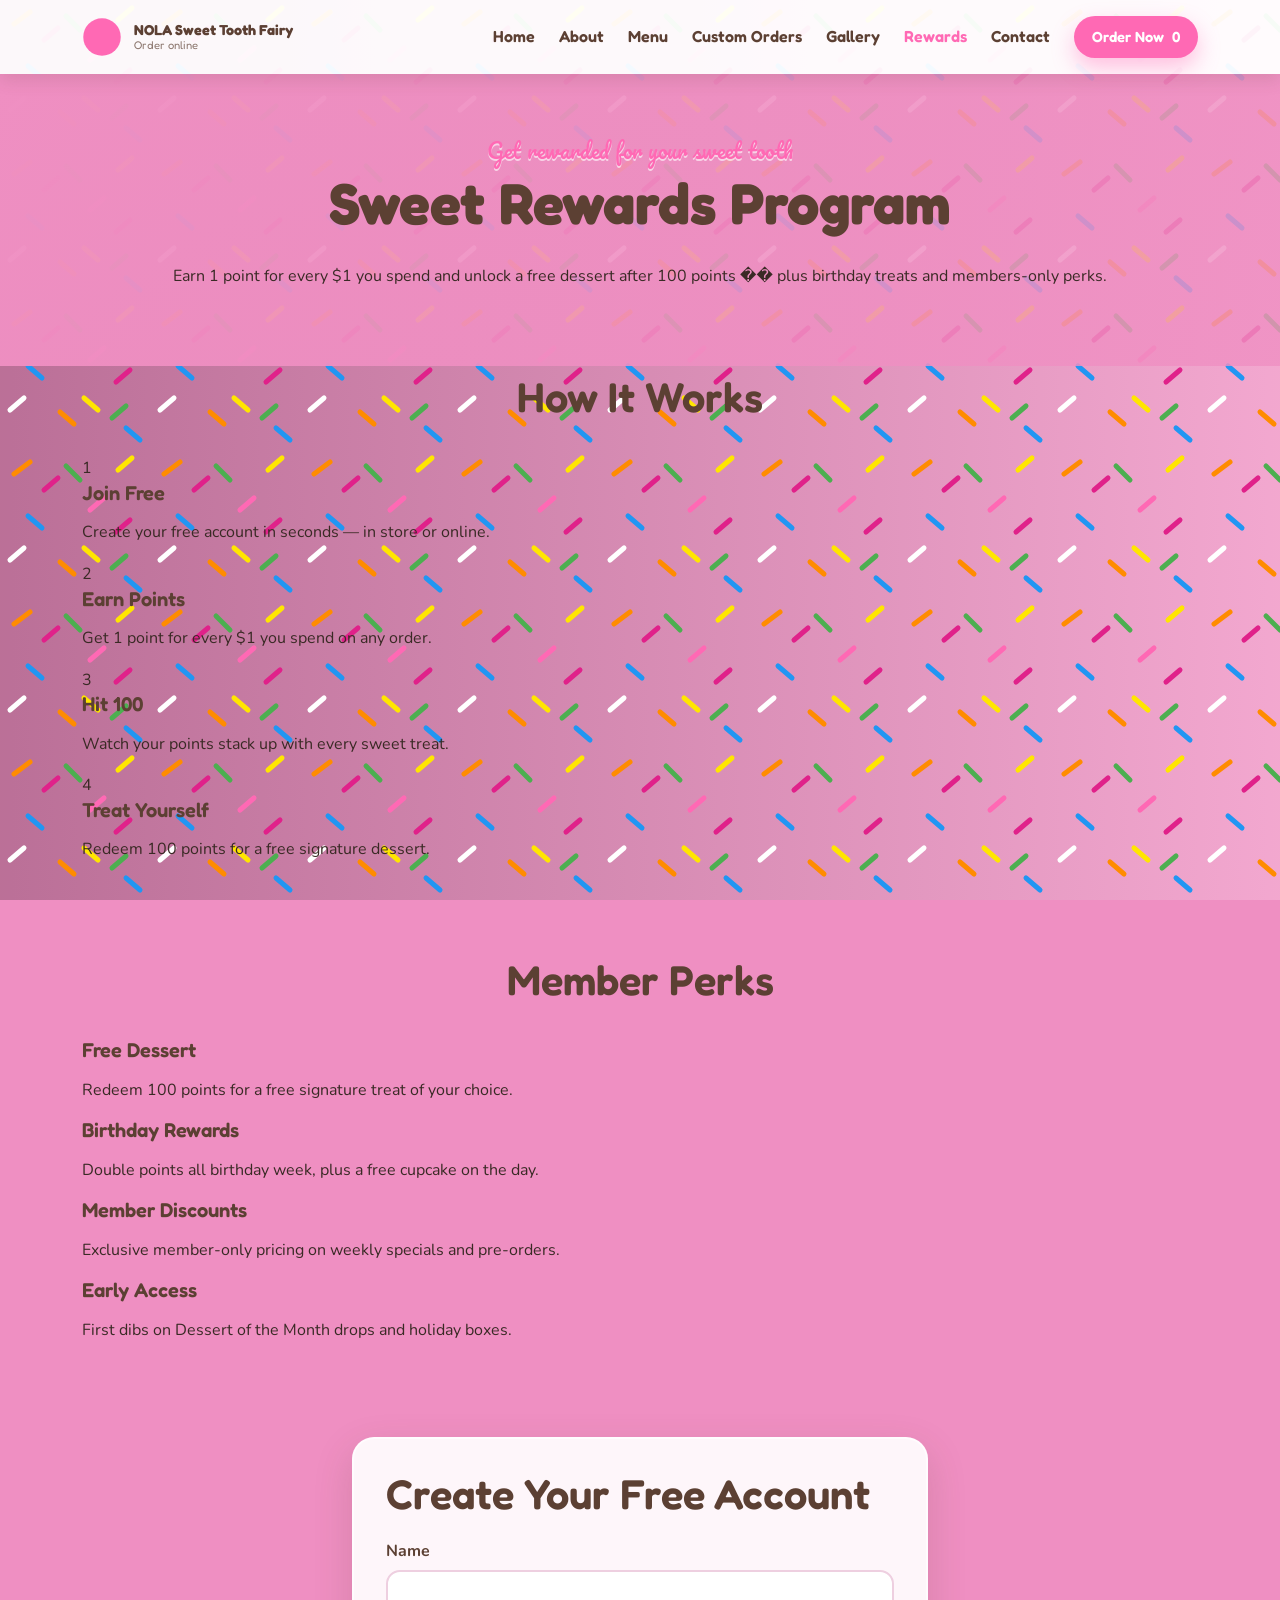
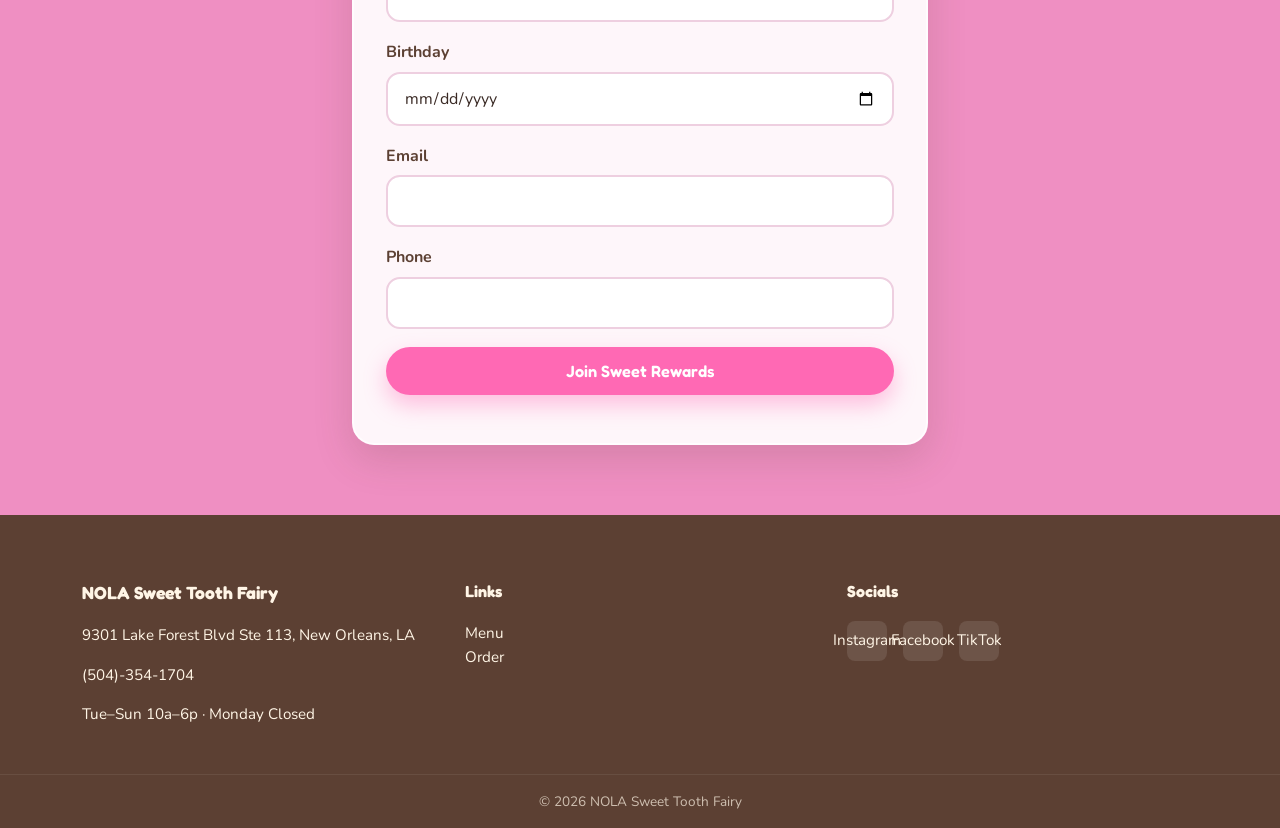
<file: rewards.html>
<!DOCTYPE html>
<html lang="en">
<head>
  <meta charset="UTF-8" />
  <meta name="viewport" content="width=device-width, initial-scale=1.0" />
  <title>Sweet Rewards — NOLA Sweet Tooth Fairy</title>
  <meta name="description" content="Join the NOLA Sweet Tooth Fairy Sweet Rewards program. Earn 1 point per $1, free dessert at 100 points, birthday rewards and member discounts." />
  <link rel="stylesheet" href="css/styles.css" />
  <script src="js/site.js" defer></script>
</head>
<body>
  <header data-nav></header>

  <section class="page-head">
    <div class="wrap">
      <div class="eyebrow">Get rewarded for your sweet tooth</div>
      <h1>Sweet Rewards Program</h1>
      <p>Earn 1 point for every $1 you spend and unlock a free dessert after 100 points �� plus birthday treats and members-only perks.</p>
    </div>
  </section>

  <!-- HOW IT WORKS -->
  <section class="section" style="padding-top:8px;">
    <div class="wrap">
      <div class="section-title"><h2>How It Works</h2></div>

      <div class="step-row">
        <div class="step"><div class="num">1</div><h3>Join Free</h3><p>Create your free account in seconds — in store or online.</p></div>
        <div class="step"><div class="num">2</div><h3>Earn Points</h3><p>Get 1 point for every $1 you spend on any order.</p></div>
        <div class="step"><div class="num">3</div><h3>Hit 100</h3><p>Watch your points stack up with every sweet treat.</p></div>
        <div class="step"><div class="num">4</div><h3>Treat Yourself</h3><p>Redeem 100 points for a free signature dessert.</p></div>
      </div>
    </div>
  </section>

  <!-- MEMBER PERKS -->
  <section class="section" style="padding-top:8px;">
    <div class="wrap">
      <div class="section-title"><h2>Member Perks</h2></div>

      <div class="perk-grid">
        <div class="perk">
          <h3>Free Dessert</h3>
          <p>Redeem 100 points for a free signature treat of your choice.</p>
        </div>
        <div class="perk">
          <h3>Birthday Rewards</h3>
          <p>Double points all birthday week, plus a free cupcake on the day.</p>
        </div>
        <div class="perk">
          <h3>Member Discounts</h3>
          <p>Exclusive member-only pricing on weekly specials and pre-orders.</p>
        </div>
        <div class="perk">
          <h3>Early Access</h3>
          <p>First dibs on Dessert of the Month drops and holiday boxes.</p>
        </div>
      </div>
    </div>
  </section>

  <!-- JOIN -->
  <section class="section" style="padding-top:8px;">
    <div class="wrap" style="max-width:620px;">
      <div class="panel">
        <h2>Create Your Free Account</h2>

        <form id="rewardsForm">
          <div class="grid-2">
            <div class="field">
              <label for="rname">Name</label>
              <input id="rname" name="name" required />
            </div>

            <div class="field">
              <label for="rbday">Birthday</label>
              <input id="rbday" type="date" name="birthday" />
            </div>
          </div>

          <div class="field">
            <label for="remail">Email</label>
            <input id="remail" type="email" name="email" required />
          </div>

          <div class="field">
            <label for="rphone">Phone</label>
            <input id="rphone" type="tel" name="phone" />
          </div>

          <button type="submit" class="btn btn-primary" style="width:100%;">
            Join Sweet Rewards
          </button>

          <p id="rewardMsg" class="note text-center" style="margin-top:10px;"></p>
        </form>
      </div>
    </div>
  </section>

  <footer data-footer></footer>

  <script>
    document.getElementById('rewardsForm').addEventListener('submit', function (e) {
      e.preventDefault();

      var name = document.getElementById('rname').value.trim();
      var email = document.getElementById('remail').value.trim();

      if (!name || !email) return;

      document.getElementById('rewardMsg').textContent =
        "Welcome to Sweet Rewards, " + name + "! You're officially signed up 🍪";

      this.reset();
    });
  </script>
</body>
</html>
</file>
<file: css/styles.css>
/* ===========================================================
   NOLA Sweet Tooth Fairy — shared styles (optimized)
   =========================================================== */

@import url('https://fonts.googleapis.com/css2?family=Fredoka:wght@400;500;600;700&family=Nunito:ital,wght@0,400;0,600;0,700;0,800;1,400&family=Pacifico&display=swap');

:root {
  --pink: #ff69b4;
  --pink-bg: #ef8fc2;
  --cream: #fff5e6;
  --choc: #5c4033;
  --gold: #ffd700;
  --ink: #3a2a25;
  --white: #ffffff;
  --shadow: 0 14px 38px rgba(92, 64, 51, 0.18);
  --shadow-sm: 0 6px 16px rgba(92, 64, 51, 0.14);
  --radius: 22px;
  --maxw: 1160px;
  --display: 'Fredoka', 'Trebuchet MS', sans-serif;
  --script: 'Pacifico', cursive;
  --body: 'Nunito', system-ui, sans-serif;
}

* { box-sizing: border-box; }

html { scroll-behavior: smooth; }

body {
  margin: 0;
  font-family: var(--body);
  color: var(--ink);
  line-height: 1.6;
  background-color: var(--pink-bg);
  background-image:
    url("data:image/svg+xml,%3Csvg xmlns='http://www.w3.org/2000/svg' width='150' height='150' viewBox='0 0 150 150'%3E%3Cg stroke-linecap='round' stroke-width='5'%3E%3Cline x1='14' y1='24' x2='30' y2='12' stroke='%23ff8c00'/%3E%3Cline x1='66' y1='16' x2='80' y2='30' stroke='%234caf50'/%3E%3Cline x1='118' y1='20' x2='132' y2='8' stroke='%23ffe600'/%3E%3Cline x1='28' y1='66' x2='42' y2='78' stroke='%232196f3'/%3E%3Cline x1='90' y1='60' x2='104' y2='48' stroke='%23ff69b4'/%3E%3Cline x1='130' y1='70' x2='116' y2='82' stroke='%23e0218a'/%3E%3Cline x1='10' y1='110' x2='24' y2='98' stroke='%23ffffff'/%3E%3Cline x1='60' y1='112' x2='74' y2='124' stroke='%23ff8c00'/%3E%3Cline x1='112' y1='118' x2='126' y2='106' stroke='%234caf50'/%3E%3Cline x1='44' y1='40' x2='58' y2='28' stroke='%23e0218a'/%3E%3Cline x1='140' y1='140' x2='126' y2='128' stroke='%232196f3'/%3E%3Cline x1='84' y1='98' x2='98' y2='110' stroke='%23ffe600'/%3E%3C/g%3E%3C/svg%3E"),
    linear-gradient(90deg, rgba(0,0,0,0.22), rgba(255,255,255,0.22));
  background-attachment: fixed, fixed;
}

img { max-width: 100%; display: block; }

a { color: inherit; text-decoration: none; }

button, .btn {
  cursor: pointer;
  white-space: nowrap;
}

.btn:focus, input:focus, textarea:focus, select:focus {
  outline: 3px solid var(--gold);
  outline-offset: 2px;
}

.wrap {
  width: 100%;
  max-width: var(--maxw);
  margin: 0 auto;
  padding: 0 22px;
}

h1, h2, h3 {
  font-family: var(--display);
  line-height: 1.12;
  margin: 0 0 .5em;
  color: var(--choc);
}

h1 { font-size: clamp(2.2rem, 5vw, 3.6rem); font-weight: 700; }
h2 { font-size: clamp(1.7rem, 3.4vw, 2.6rem); font-weight: 600; }
h3 { font-size: 1.25rem; font-weight: 600; }

.eyebrow {
  font-family: var(--script);
  color: var(--pink);
  font-size: 1.3rem;
  margin-bottom: .2em;
  text-shadow: 0 2px 0 rgba(255,255,255,.6);
}

.section { padding: 70px 0; }
.section-title { text-align: center; margin-bottom: 36px; }

.btn {
  display: inline-flex;
  align-items: center;
  justify-content: center;
  gap: .5rem;
  font-family: var(--display);
  font-weight: 600;
  font-size: 1.02rem;
  padding: 14px 30px;
  border-radius: 999px;
  border: 0;
  text-decoration: none;
  transition: transform .15s ease, box-shadow .15s ease, background .2s;
}

.btn-primary {
  background: var(--pink);
  color: #fff;
  box-shadow: 0 10px 22px rgba(255,105,180,.4);
}

.btn-primary:hover {
  transform: translateY(-2px);
  box-shadow: 0 16px 30px rgba(255,105,180,.5);
}

.btn-gold {
  background: var(--gold);
  color: var(--choc);
  box-shadow: 0 10px 22px rgba(255,215,0,.4);
}

.btn-gold:hover { transform: translateY(-2px); }

.btn-choc {
  background: var(--choc);
  color: var(--cream);
}

.btn-choc:hover { transform: translateY(-2px); }

.btn-ghost {
  background: rgba(255,255,255,.85);
  color: var(--choc);
  box-shadow: var(--shadow-sm);
}

.btn-ghost:hover { transform: translateY(-2px); }

.btn-sm {
  padding: 9px 18px;
  font-size: .92rem;
}

.card {
  background: var(--cream);
  border-radius: var(--radius);
  box-shadow: var(--shadow);
  border: 2px solid rgba(255,255,255,.6);
}

.panel {
  background: rgba(255,255,255,.92);
  border-radius: var(--radius);
  box-shadow: var(--shadow);
  padding: 32px;
  border: 2px solid rgba(255,255,255,.7);
}

/* NAV */
.nav {
  background: rgba(255,255,255,.95);
  box-shadow: var(--shadow-sm);
  sticky: top;
  position: sticky;
  top: 0;
  z-index: 100;
}

.nav-inner {
  display: flex;
  align-items: center;
  justify-content: space-between;
  padding: 1rem 0;
  max-width: var(--maxw);
  margin: 0 auto;
  padding-left: 22px;
  padding-right: 22px;
}

.brand {
  display: flex;
  align-items: center;
  gap: 12px;
  font-family: var(--display);
  font-weight: 700;
  color: var(--choc);
}

.mark {
  width: 40px;
  height: 40px;
}

.brand .name {
  display: flex;
  flex-direction: column;
  font-size: .9rem;
  line-height: 1.2;
}

.brand .name span {
  font-size: .7rem;
  font-weight: 400;
  opacity: .7;
}

.nav-links {
  display: flex;
  align-items: center;
  gap: 1.5rem;
  margin: 0;
}

.nav-links a {
  font-family: var(--display);
  font-weight: 600;
  color: var(--choc);
  transition: color .2s;
}

.nav-links a:hover {
  color: var(--pink);
}

.nav-links a.active {
  color: var(--pink);
}

.nav-toggle {
  display: none;
  background: none;
  border: none;
  padding: 8px;
  gap: 6px;
  flex-direction: column;
}

.nav-toggle span {
  width: 24px;
  height: 3px;
  background: var(--choc);
  border-radius: 2px;
  transition: all .3s;
}

@media (max-width: 760px) {
  .nav-toggle {
    display: flex;
  }
  
  .nav-links {
    position: fixed;
    top: 60px;
    left: 0;
    right: 0;
    flex-direction: column;
    background: white;
    padding: 2rem;
    gap: 1rem;
    max-height: 0;
    overflow: hidden;
    transition: max-height .3s;
  }
  
  .nav-links.open {
    max-height: 500px;
  }
}

/* FOOTER */
.site-footer {
  background: var(--choc);
  color: var(--cream);
  padding: 4rem 0 1rem;
  font-size: .95rem;
}

.footer-grid {
  display: grid;
  grid-template-columns: repeat(auto-fit, minmax(200px, 1fr));
  gap: 2rem;
  max-width: var(--maxw);
  margin: 0 auto 2rem;
  padding: 0 22px;
}

.footer-grid .name {
  font-family: var(--display);
  font-weight: 700;
  font-size: 1.1rem;
  margin-bottom: 1rem;
}

.footer-grid h4 {
  font-family: var(--display);
  margin: 0 0 1rem;
  font-size: 1rem;
}

.socials {
  display: flex;
  gap: 1rem;
  flex-wrap: wrap;
}

.socials a {
  display: inline-flex;
  width: 40px;
  height: 40px;
  align-items: center;
  justify-content: center;
  background: rgba(255,255,255,.1);
  border-radius: 8px;
  transition: background .2s;
}

.socials a:hover {
  background: rgba(255,255,255,.2);
}

.footer-bottom {
  text-align: center;
  padding-top: 1rem;
  border-top: 1px solid rgba(255,255,255,.1);
  opacity: .7;
  font-size: .85rem;
}

/* PAGE HEAD */
.page-head {
  background: linear-gradient(135deg, var(--pink-bg), rgba(239,143,194,.8));
  padding: 60px 0;
  text-align: center;
}

/* FORMS */
.field { margin-bottom: 18px; }

.field label {
  display: block;
  font-weight: 700;
  color: var(--choc);
  margin-bottom: 6px;
}

.field input,
.field select,
.field textarea {
  width: 100%;
  padding: 13px 16px;
  border-radius: 14px;
  border: 2px solid #eecfe0;
  font-family: var(--body);
  font-size: 1rem;
  background: #fff;
  color: var(--ink);
}

.field textarea {
  min-height: 120px;
  resize: vertical;
}

/* UTILITIES */
.text-center { text-align: center; }
.mt-2 { margin-top: 1.4rem; }
.hidden { display: none !important; }

.toast {
  position: fixed;
  bottom: 24px;
  left: 50%;
  transform: translateX(-50%) translateY(120%);
  background: var(--choc);
  color: var(--cream);
  padding: 14px 24px;
  border-radius: 999px;
  box-shadow: var(--shadow);
  z-index: 200;
  font-weight: 700;
  transition: transform .35s;
  max-width: 90vw;
}

.toast.show {
  transform: translateX(-50%) translateY(0);
}

/* HOME PAGE */
.hero {
  padding: 80px 0;
}

.hero-grid {
  display: grid;
  grid-template-columns: 1fr 1fr;
  gap: 3rem;
  align-items: center;
}

.hero-copy .slogan {
  font-size: 2rem;
  font-family: var(--display);
  font-weight: 700;
  line-height: 1.2;
  margin: 1rem 0;
  color: var(--choc);
}

.lede {
  font-size: 1.05rem;
  line-height: 1.7;
  color: #6b5344;
  margin: 1rem 0;
}

.hero-cta {
  display: flex;
  gap: 1rem;
  margin: 2rem 0;
  flex-wrap: wrap;
}

.bestsellers {
  display: flex;
  gap: 1rem;
  margin-top: 2rem;
  flex-wrap: wrap;
}

.chip {
  background: rgba(255,105,180,.1);
  border: 2px solid var(--pink);
  color: var(--choc);
  padding: 8px 16px;
  border-radius: 999px;
  font-size: .9rem;
  font-weight: 600;
}

.hero-media {
  position: relative;
}

.hero-media img {
  border-radius: var(--radius);
  box-shadow: var(--shadow);
  width: 100%;
}

.hero-badge {
  position: absolute;
  bottom: 20px;
  right: 20px;
  background: var(--pink);
  color: white;
  padding: 12px 16px;
  border-radius: 14px;
  font-weight: 700;
  font-size: .85rem;
  text-align: center;
  line-height: 1.3;
}

.treat-grid {
  display: grid;
  grid-template-columns: repeat(auto-fit, minmax(200px, 1fr));
  gap: 2rem;
  margin: 2rem 0;
}

.treat {
  text-align: center;
}

.ic {
  width: 80px;
  height: 80px;
  margin: 0 auto 1rem;
}

/* REVIEWS */
.reviews {
  display: grid;
  grid-template-columns: auto 1fr auto;
  gap: 2rem;
  align-items: center;
  margin: 2rem 0;
}

.rev-arrow {
  background: var(--gold);
  color: var(--choc);
  border: 0;
  border-radius: 50%;
  width: 50px;
  height: 50px;
  font-size: 1.5rem;
  font-weight: bold;
  cursor: pointer;
  transition: transform .2s;
}

.rev-arrow:hover {
  transform: scale(1.1);
}

.review-viewport {
  overflow: hidden;
}

.review-track {
  display: flex;
  transition: transform .5s ease;
}

.review-slide {
  flex: 0 0 100%;
  padding: 0 2rem;
}

.review-card {
  background: var(--cream);
  border-radius: var(--radius);
  padding: 2rem;
  text-align: center;
  box-shadow: var(--shadow-sm);
}

.stars {
  color: var(--gold);
  font-size: 1.5rem;
  margin-bottom: 1rem;
}

.review-card blockquote {
  margin: 0 0 1rem;
  font-size: 1.1rem;
  line-height: 1.6;
  font-style: italic;
  color: var(--choc);
}

.who {
  font-weight: 700;
  color: var(--choc);
}

.where {
  font-size: .9rem;
  color: #999;
}

.rev-dots {
  display: flex;
  gap: .5rem;
  justify-content: center;
  grid-column: 1 / -1;
}

.rev-dots button {
  width: 12px;
  height: 12px;
  border-radius: 50%;
  background: #ccc;
  border: 0;
  cursor: pointer;
  transition: background .2s;
}

.rev-dots button.active {
  background: var(--pink);
}

/* OFFERS */
.offer-grid {
  display: grid;
  grid-template-columns: repeat(auto-fit, minmax(250px, 1fr));
  gap: 2rem;
  margin: 2rem 0;
}

.offer {
  background: var(--cream);
  border-radius: var(--radius);
  padding: 2rem;
  box-shadow: var(--shadow-sm);
  position: relative;
  overflow: hidden;
}

.offer.weekly { border-left: 4px solid var(--gold); }
.offer.holiday { border-left: 4px solid var(--pink); }
.offer.loyalty { border-left: 4px solid #4caf50; }

.tag {
  display: inline-block;
  font-size: .75rem;
  font-weight: 700;
  text-transform: uppercase;
  letter-spacing: 1px;
  margin-bottom: 1rem;
  opacity: .7;
}

/* NEWSLETTER */
.newsletter {
  background: var(--cream);
  border-radius: var(--radius);
  padding: 3rem;
  text-align: center;
  box-shadow: var(--shadow);
}

.newsletter form {
  display: flex;
  gap: 1rem;
  margin-top: 2rem;
  justify-content: center;
  flex-wrap: wrap;
}

.newsletter input {
  padding: 14px 20px;
  border-radius: 999px;
  border: 2px solid var(--gold);
  font-family: var(--body);
  font-size: 1rem;
  min-width: 250px;
}

@media (max-width: 760px) {
  .hero-grid {
    grid-template-columns: 1fr;
  }
  
  .hero-cta {
    flex-direction: column;
  }
  
  .reviews {
    grid-template-columns: 1fr;
  }
  
  .rev-arrow {
    display: none;
  }
}
</file>
